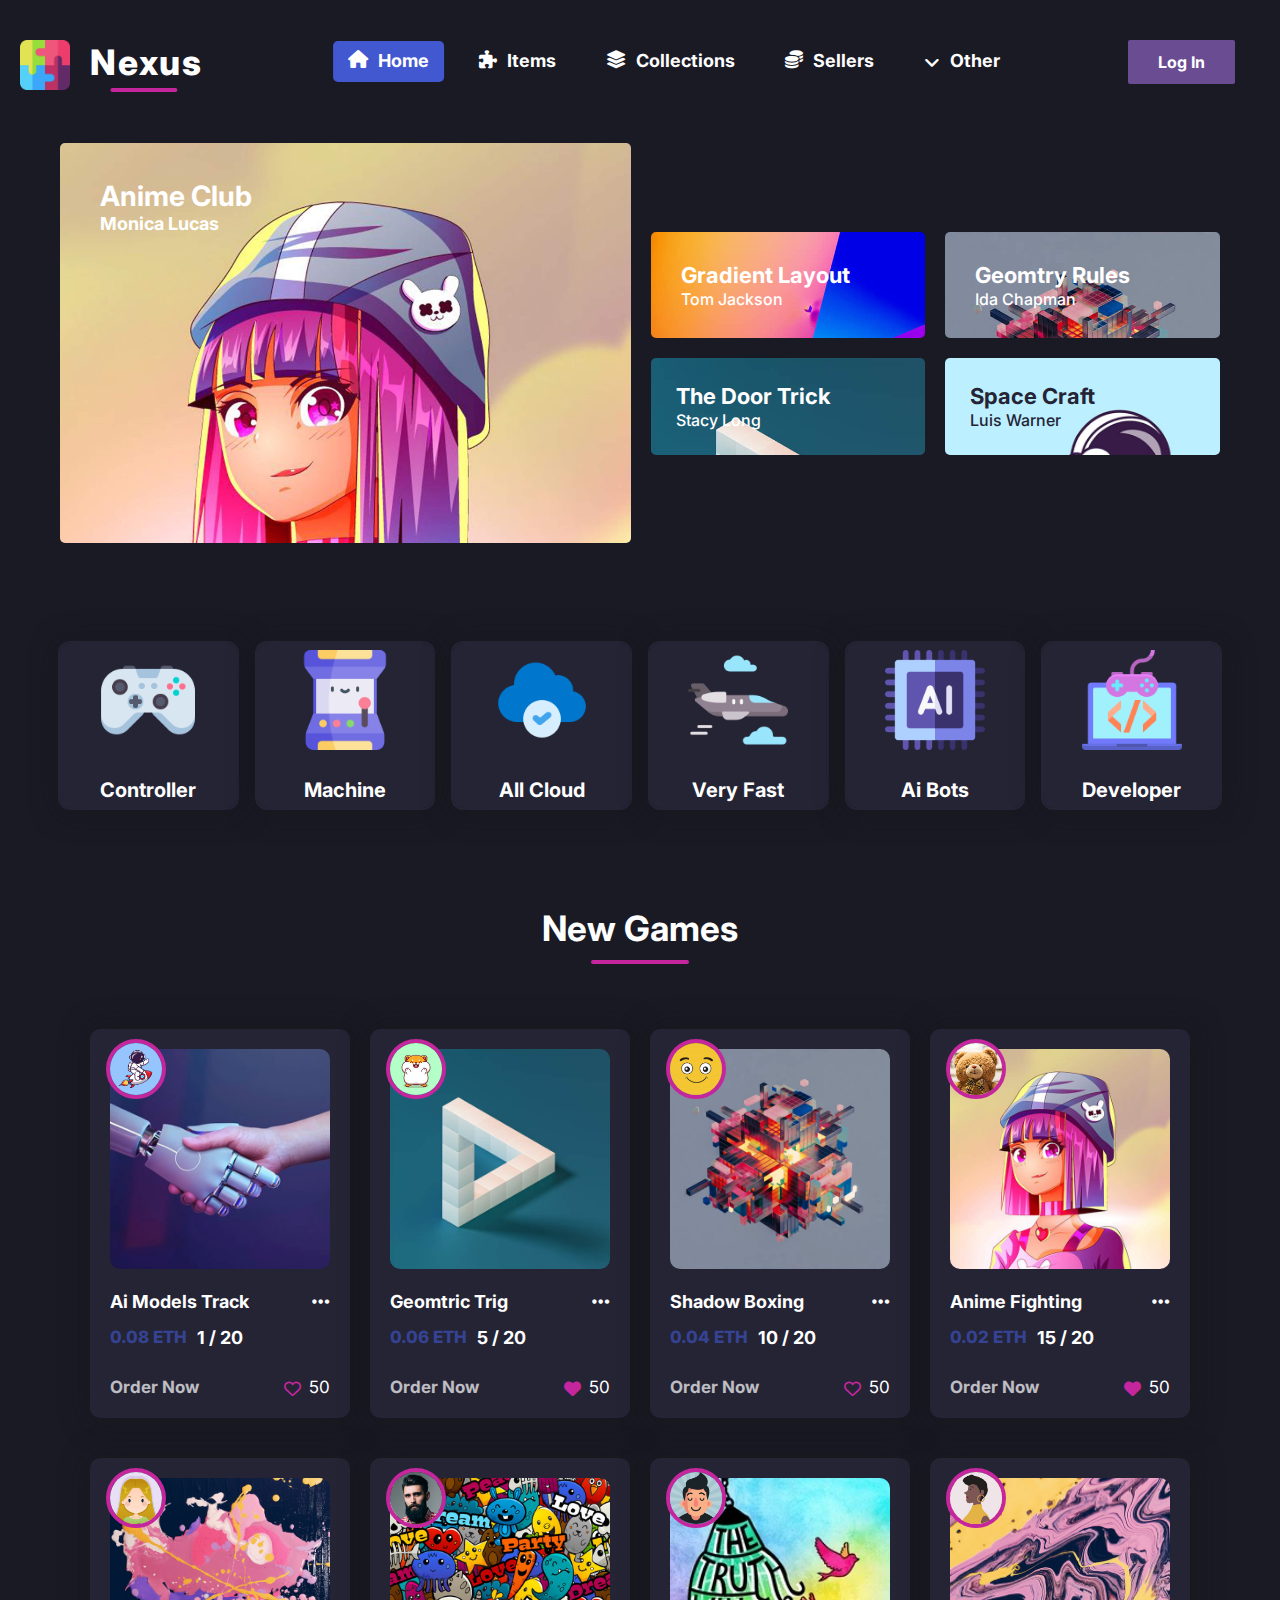
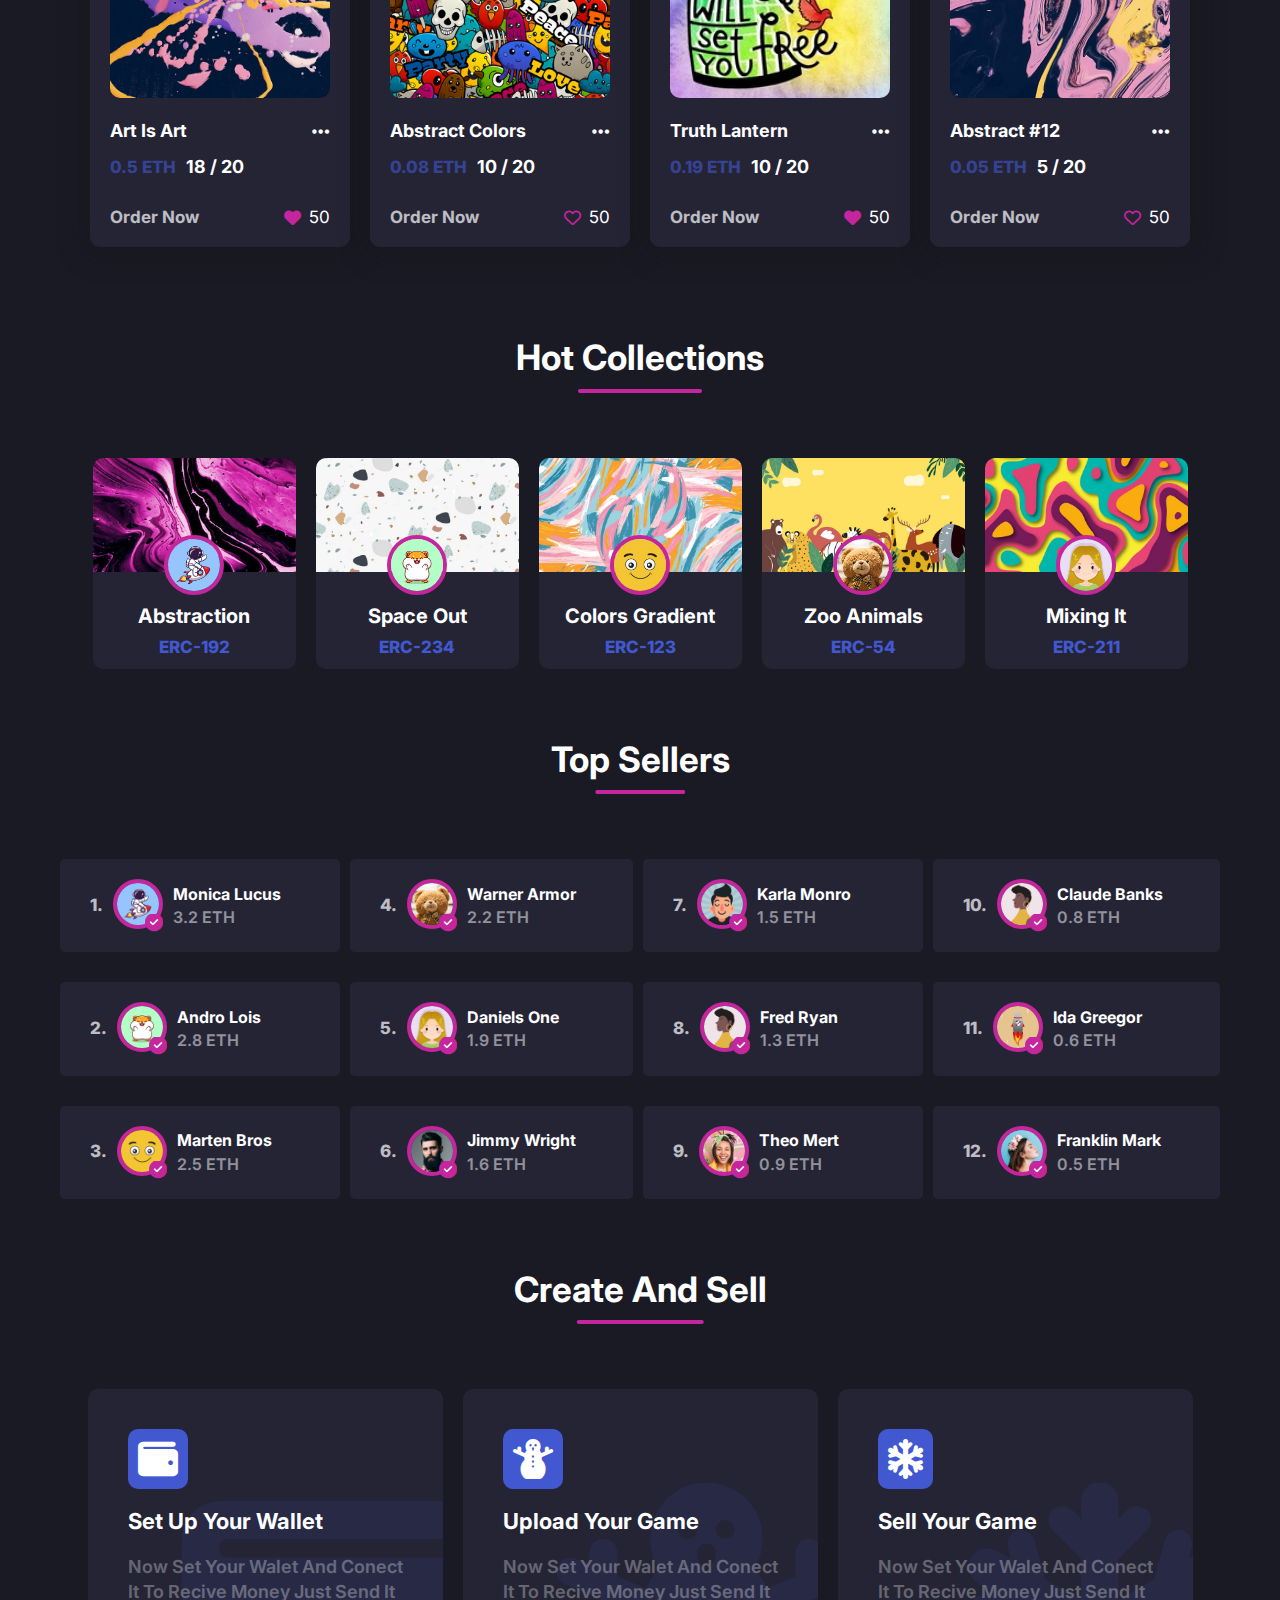
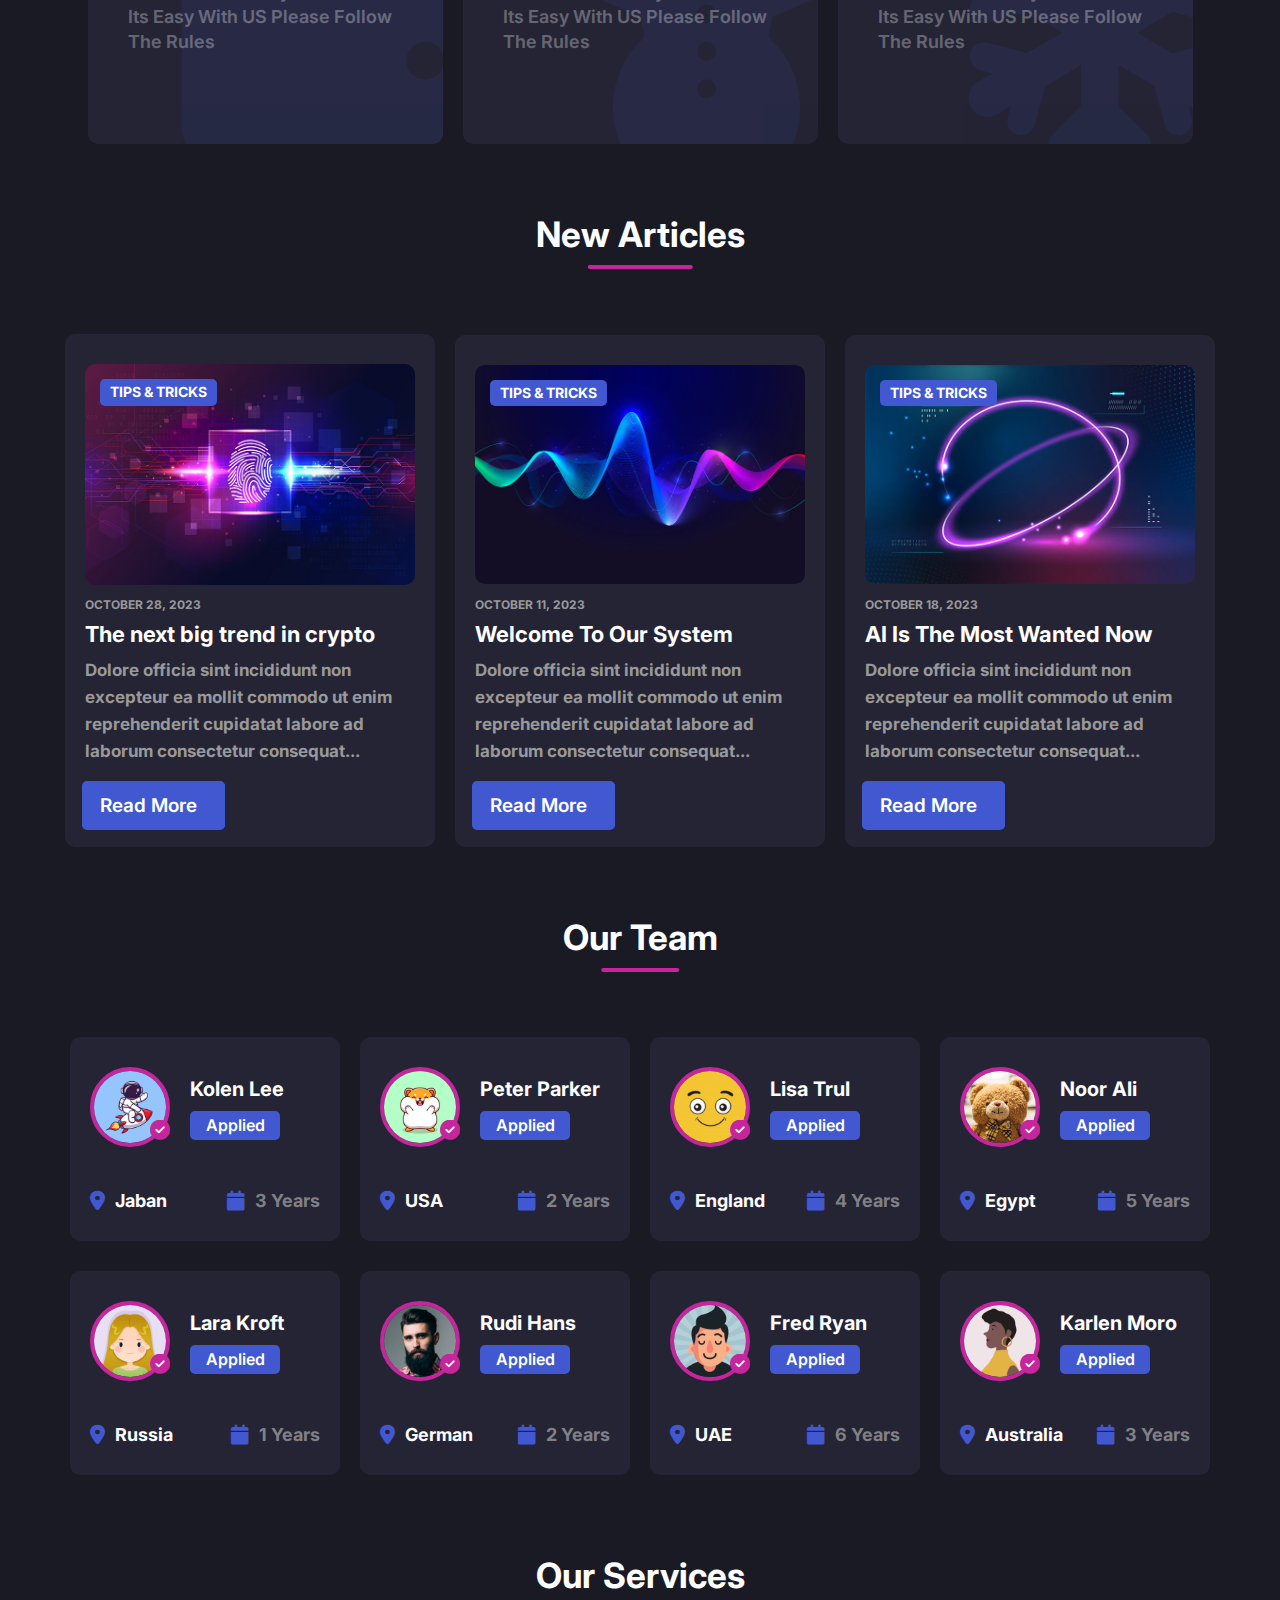
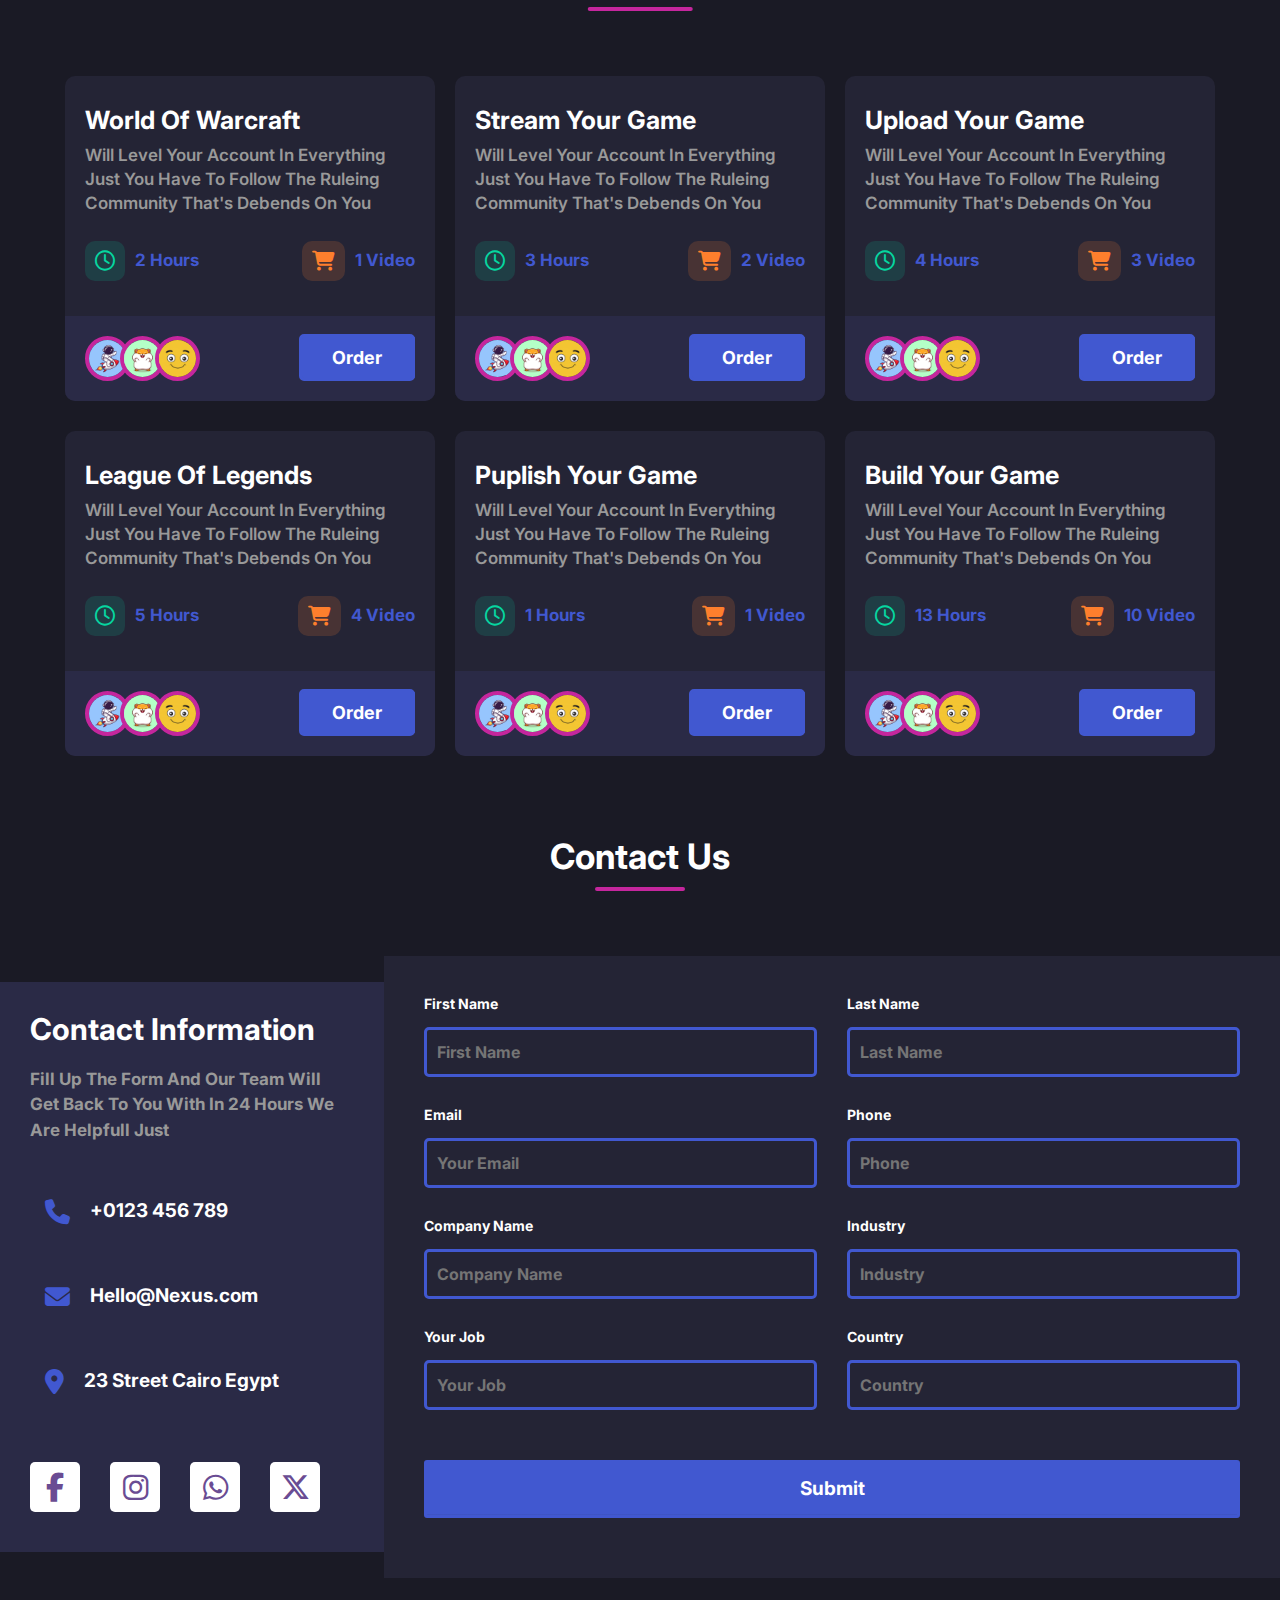
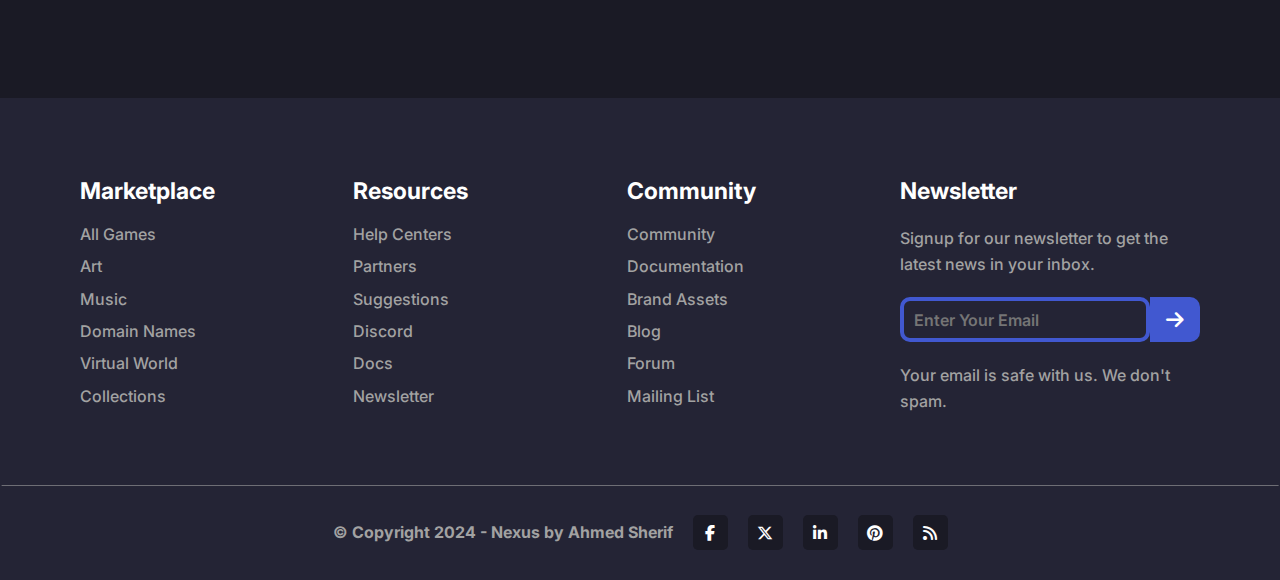
<file: index.html>
<!DOCTYPE html>
<html lang="en">
<head>
  <meta charset="UTF-8">
  <meta name="viewport" content="width=device-width, initial-scale=1.0">
  <title>Nexus</title>
  <!-- link The Main Css File -->
  <link rel="stylesheet" href="style.css">
  <!-- link normalize css file  -->
  <link rel="stylesheet" href="normalize.css">
  <!-- link font-awesome Library  -->
  <link rel="stylesheet" href="https://cdnjs.cloudflare.com/ajax/libs/font-awesome/6.5.1/css/all.min.css" xintegrity="sha512-DTOQO9RWCH3ppGqcWaEA1BIZOC6xxalwEsw9c2QQeAIftl+Vegovlnee1c9QX4TctnWMn13TZye+giMm8e2LwA==" crossorigin="anonymous" referrerpolicy="no-referrer" />
  <!-- link google fonts library  -->
  <link rel="preconnect" href="https://fonts.googleapis.com">
  <link rel="preconnect" href="https://fonts.gstatic.com" crossorigin>
  <link href="https://fonts.googleapis.com/css2?family=Barlow:ital,wght@0,100;0,200;0,300;0,400;0,500;0,600;0,700;0,800;0,900;1,100;1,200;1,300;1,400;1,500;1,600;1,700;1,800;1,900&family=Gabarito:wght@400;500;600;700;800;900&family=Inter:wght@100;200;300;400;500;600;700;800;900&family=Nunito:ital,wght@0,200;0,300;0,400;0,500;0,600;0,700;0,800;0,900;0,1000;1,200;1,300;1,400;1,500;1,600;1,700;1,800;1,900;1,1000&family=Signika:wght@300;400;500;600;700&display=swap" rel="stylesheet">
  <!-- link The Favicon  -->
  <link rel="shortcut icon" href="sources/images/logo.png" type="image/x-icon">

</head>
<body>
<!-- Start Header Section  -->

  <header>
    <nav>
      <div class="logo">
        <div class="image">
          <img src="sources/images/logo.png" alt="">
        </div>
        <h2>Nexus</h2>
      </div>
      <div class="links">
        <ul class="ul">
          <a href="#home"><li class="active"><i class="fa-solid fa-house"></i> Home</li></a>
          <a href="#items"><li><i class="fa-solid fa-puzzle-piece"></i> Items</li></a>
          <a href="#Collections"><li><i class="fa-solid fa-layer-group"></i> Collections</li></a>
          <a href="#Sellers"><li><i class="fa-solid fa-coins"></i> Sellers</li></a>
              <div class="mega">
                <div class="link">
                  <i class="fa-solid fa-angle-down"></i> Other</li>
                </div>
                <div class="mega-menu">
                  <div class="boxes">
                    <div class="box"><a href="#Steps"><i class="fa-solid fa-cart-plus"></i> Create</a></div>
                    <div class="box"><a href="#Articles"><i class="fa-solid fa-newspaper"></i> Articles</a></div>
                    <div class="box"><a href="#Team"><i class="fa-solid fa-people-group"></i> Teams</a></div>
                    <div class="box"><a href="#Services"><i class="fa-solid fa-walkie-talkie"></i> Services</a></div>
                  </div>
                </div>
              </div>
        </ul>
      </div>
      <div class="rightlinks">
        <a href="login.html">Log In</a>
      </div>
      <div class="burger-menu" id="burger-menu">
        <div class="bar"></div>
        <div class="bar"></div>
        <div class="bar"></div>
      </div>
    </nav>
  </header>

<!-- End Header Section  -->

<!-- Start Home Section  -->
  <div class="home" id="home">
    <div class="grid">
      <div class="left">
        <h3>Anime Club</h3>
        <p>Monica Lucas</p>
      </div>
      <div class="right">
        <div class="up">
          <div class="box one">
            <h3>Gradient Layout</h3> 
            <p>Tom Jackson</p>
          </div>
          <div class="box two">
            <h3>Geomtry Rules</h3> 
            <p>Ida Chapman</p>
          </div>
        </div>
        <div class="bottom">
          <div class="box three">
            <h3>The Door Trick</h3> 
            <p>Stacy Long</p>
          </div>
          <div class="box four">
            <h3>Space Craft</h3> 
            <p>Luis Warner</p>
          </div>
        </div>
      </div>
    </div>
    <div class="features">
      <div class="boxes">
        <div class="box">
          <div class="image">
            <img src="sources/images/game-controller.png" alt="Game Controller">
          </div>
          <h4>Controller</h4>
        </div>
        <div class="box">
          <div class="image">
            <img src="sources/images/arcade-machine.png" alt="Arcade Machine">
          </div>
          <h4>Machine</h4>
        </div>
        <div class="box">
          <div class="image">
            <img src="sources/images/cloud.png" alt="Cloud">
          </div>
          <h4>All Cloud</h4>
        </div>
        <div class="box">
          <div class="image">
            <img src="sources/images/fast.png" alt="Fast">
          </div>
          <h4>Very Fast</h4>
        </div>
        <div class="box">
          <div class="image">
            <img src="sources/images/ai.png" alt="AI">
          </div>
          <h4>Ai Bots</h4>
        </div>
        <div class="box">
          <div class="image">
            <img src="sources/images/game-development.png" alt="Game Development">
          </div>
          <h4>Developer</h4>
        </div>
      </div>
    </div>
  </div>
<!-- End Home Section  -->

<!-- Start Items Section  -->
  <div class="items" id="items">
    <div class="content">
      <div class="section_heading">
        <h3>New Games</h3>
      </div>
      <div class="boxes">
        <div class="box">
          <div class="image">
            <img src="sources/images/item1.jpg" alt="AI Models Track">
            <div class="avatar">
              <img src="sources/images/avatar1.jpg" alt="Avatar">
            </div>
          </div>
          <div class="text">
            <div class="header">
              <h4>Ai Models Track</h4>
              <i class="fa-solid fa-ellipsis"></i>
            </div>
            <div class="con">
              <p>0.08 ETH</p>
              <span>1 / 20</span>
            </div>
            <div class="footer">
              <h5>Order Now</h5>
              <div class="heart">
                <i class="fa-regular fa-heart"></i>
                <span>50</span>
              </div>
            </div>
          </div>
        </div>
        <div class="box">
          <div class="image">
            <img src="sources/images/item2.jpg" alt="Geomtric Trig">
            <div class="avatar">
              <img src="sources/images/avatar2.jpg" alt="Avatar">
            </div>
          </div>
          <div class="text">
            <div class="header">
              <h4>Geomtric Trig</h4>
              <i class="fa-solid fa-ellipsis"></i>
            </div>
            <div class="con">
              <p>0.06 ETH</p>
              <span>5 / 20</span>
            </div>
            <div class="footer">
              <h5>Order Now</h5>
              <div class="heart">
                <i class="fa-solid fa-heart"></i>
                <span>50</span>
              </div>
            </div>
          </div>
        </div>
        <div class="box">
          <div class="image">
            <img src="sources/images/item3.jpg" alt="Shadow Boxing">
            <div class="avatar">
              <img src="sources/images/avatar3.jpg" alt="Avatar">
            </div>
          </div>
          <div class="text">
            <div class="header">
              <h4>Shadow Boxing</h4>
              <i class="fa-solid fa-ellipsis"></i>
            </div>
            <div class="con">
              <p>0.04 ETH</p>
              <span>10 / 20</span>
            </div>
            <div class="footer">
              <h5>Order Now</h5>
              <div class="heart">
                <i class="fa-regular fa-heart"></i>
                <span>50</span>
              </div>
            </div>
          </div>
        </div>
        <div class="box">
          <div class="image">
            <img src="sources/images/item4.jpg" alt="Anime Fighting">
            <div class="avatar">
              <img src="sources/images/avatar4.jpg" alt="Avatar">
            </div>
          </div>
          <div class="text">
            <div class="header">
              <h4>Anime Fighting</h4>
              <i class="fa-solid fa-ellipsis"></i>
            </div>
            <div class="con">
              <p>0.02 ETH</p>
              <span>15 / 20</span>
            </div>
            <div class="footer">
              <h5>Order Now</h5>
              <div class="heart">
                <i class="fa-solid fa-heart"></i>
                <span>50</span>
              </div>
            </div>
          </div>
        </div>
        <div class="box">
          <div class="image">
            <img src="sources/images/item5.jpg" alt="Art Is Art">
            <div class="avatar">
              <img src="sources/images/avatar5.jpg" alt="Avatar">
            </div>
          </div>
          <div class="text">
            <div class="header">
              <h4>Art Is Art</h4>
              <i class="fa-solid fa-ellipsis"></i>
            </div>
            <div class="con">
              <p>0.5 ETH</p>
              <span>18 / 20</span>
            </div>
            <div class="footer">
              <h5>Order Now</h5>
              <div class="heart">
                <i class="fa-solid fa-heart"></i>
                <span>50</span>
              </div>
            </div>
          </div>
        </div>
        <div class="box">
          <div class="image">
            <img src="sources/images/item6.jpg" alt="Abstract Colors">
            <div class="avatar">
              <img src="sources/images/avatar6.jpg" alt="Avatar">
            </div>
          </div>
          <div class="text">
            <div class="header">
              <h4>Abstract Colors</h4>
              <i class="fa-solid fa-ellipsis"></i>
            </div>
            <div class="con">
              <p>0.08 ETH</p>
              <span>10 / 20</span>
            </div>
            <div class="footer">
              <h5>Order Now</h5>
              <div class="heart">
                <i class="fa-regular fa-heart"></i>
                <span>50</span>
              </div>
            </div>
          </div>
        </div>
        <div class="box">
          <div class="image">
            <img src="sources/images/item7.webp" alt="Truth Lantern">
            <div class="avatar">
              <img src="sources/images/avatar7.jpg" alt="Avatar">
            </div>
          </div>
          <div class="text">
            <div class="header">
              <h4>Truth Lantern</h4>
              <i class="fa-solid fa-ellipsis"></i>
            </div>
            <div class="con">
              <p>0.19 ETH</p>
              <span>10 / 20</span>
            </div>
            <div class="footer">
              <h5>Order Now</h5>
              <div class="heart">
                <i class="fa-solid fa-heart"></i>
                <span>50</span>
              </div>
            </div>
          </div>
        </div>
        <div class="box">
          <div class="image">
            <img src="sources/images/item8.jpg" alt="Abstract #12">
            <div class="avatar">
              <img src="sources/images/avatar8.jpg" alt="Avatar">
            </div>
          </div>
          <div class="text">
            <div class="header">
              <h4>Abstract #12</h4>
              <i class="fa-solid fa-ellipsis"></i>
            </div>
            <div class="con">
              <p>0.05 ETH</p>
              <span>5 / 20</span>
            </div>
            <div class="footer">
              <h5>Order Now</h5>
              <div class="heart">
                <i class="fa-regular fa-heart"></i>
                <span>50</span>
              </div>
            </div>
          </div>
        </div>
      </div>
    </div>
  </div>
<!-- End Items Section  -->


<!-- Start Collect Section  -->
  <div class="coll" id="Collections">
    <div class="content">
      <div class="section_heading">
        <h3>Hot Collections</h3>
      </div>
      <div class="boxes">
        <div class="box">
          <div class="image">
            <img src="sources/images/coll-1.jpg" alt="Abstraction">
          </div>
          <div class="text">
            <div class="avatar">
              <img src="sources/images/avatar1.jpg" alt="Avatar">
            </div>
            <h4>Abstraction</h4>
            <p>ERC-192</p>
          </div>
        </div>
        <div class="box">
          <div class="image">
            <img src="sources/images/coll-2.jpg" alt="Space Out">
          </div>
          <div class="text">
            <div class="avatar">
              <img src="sources/images/avatar2.jpg" alt="Avatar">
            </div>
            <h4>Space Out</h4>
            <p>ERC-234</p>
          </div>
        </div>
        <div class="box">
          <div class="image">
            <img src="sources/images/coll-3.jpg" alt="Colors Gradient">
          </div>
          <div class="text">
            <div class="avatar">
              <img src="sources/images/avatar3.jpg" alt="Avatar">
            </div>
            <h4>Colors Gradient</h4>
            <p>ERC-123</p>
          </div>
        </div>
        <div class="box">
          <div class="image">
            <img src="sources/images/coll-4.jpg" alt="Zoo Animals">
          </div>
          <div class="text">
            <div class="avatar">
              <img src="sources/images/avatar4.jpg" alt="Avatar">
            </div>
            <h4>Zoo Animals</h4>
            <p>ERC-54</p>
          </div>
        </div>
        <div class="box">
          <div class="image">
            <img src="sources/images/coll-5.jpg" alt="Mixing It">
          </div>
          <div class="text">
            <div class="avatar">
              <img src="sources/images/avatar5.jpg" alt="Avatar">
            </div>
            <h4>Mixing It</h4>
            <p>ERC-211</p>
          </div>
        </div>
      </div>
    </div>
  </div> 
<!-- End Collect Section  -->

<!-- Start Sellers Section  -->
<div class="sellers" id="Sellers">
  <div class="content">
    <div class="section_heading">
      <h3>Top Sellers</h3>
    </div>
    <div class="boxes">
      <div class="group first">
        <div class="box">
          <span>1.</span>
          <div class="image">
            <img src="sources/images/avatar1.jpg" alt="Avatar">
            <div class="right">
              <i class="fa-solid fa-circle-check"></i>
            </div>
          </div>
          <div class="text">
            <h3>Monica Lucus</h3>
            <p>3.2 ETH</p>
          </div>
        </div>
        <div class="box">
          <span>2.</span>
          <div class="image">
            <img src="sources/images/avatar2.jpg" alt="Avatar">
            <div class="right">
              <i class="fa-solid fa-circle-check"></i>
            </div>
          </div>
          <div class="text">
            <h3>Andro Lois</h3>
            <p>2.8 ETH</p>
          </div>
        </div>
        <div class="box">
          <span>3.</span>
          <div class="image">
            <img src="sources/images/avatar3.jpg" alt="Avatar">
            <div class="right">
              <i class="fa-solid fa-circle-check"></i>
            </div>
          </div>
          <div class="text">
            <h3>Marten Bros</h3>
            <p>2.5 ETH</p>
          </div>
        </div>
      </div>
      <div class="group second">
        <div class="box">
          <span>4.</span>
          <div class="image">
            <img src="sources/images/avatar4.jpg" alt="Avatar">
            <div class="right">
              <i class="fa-solid fa-circle-check"></i>
            </div>
          </div>
          <div class="text">
            <h3>Warner Armor</h3>
            <p>2.2 ETH</p>
          </div>
        </div>
        <div class="box">
          <span>5.</span>
          <div class="image">
            <img src="sources/images/avatar5.jpg" alt="Avatar">
            <div class="right">
              <i class="fa-solid fa-circle-check"></i>
            </div>
          </div>
          <div class="text">
            <h3>Daniels One</h3>
            <p>1.9 ETH</p>
          </div>
        </div>
        <div class="box">
          <span>6.</span>
          <div class="image">
            <img src="sources/images/avatar6.jpg" alt="Avatar">
            <div class="right">
              <i class="fa-solid fa-circle-check"></i>
            </div>
          </div>
          <div class="text">
            <h3>Jimmy Wright</h3>
            <p>1.6 ETH</p>
          </div>
        </div>
      </div>
      <div class="group third">
        <div class="box">
          <span>7.</span>
          <div class="image">
            <img src="sources/images/avatar7.jpg" alt="Avatar">
            <div class="right">
              <i class="fa-solid fa-circle-check"></i>
            </div>
          </div>
          <div class="text">
            <h3>Karla Monro</h3>
            <p>1.5 ETH</p>
          </div>
        </div>
        <div class="box">
          <span>8.</span>
          <div class="image">
            <img src="sources/images/avatar8.jpg" alt="Avatar">
            <div class="right">
              <i class="fa-solid fa-circle-check"></i>
            </div>
          </div>
          <div class="text">
            <h3>Fred Ryan</h3>
            <p>1.3 ETH</p>
          </div>
        </div>
        <div class="box">
          <span>9.</span>
          <div class="image">
            <img src="sources/images/avatar9.jpg" alt="Avatar">
            <div class="right">
              <i class="fa-solid fa-circle-check"></i>
            </div>
          </div>
          <div class="text">
            <h3>Theo Mert</h3>
            <p>0.9 ETH</p>
          </div>
        </div>
      </div>
      <div class="group forth">
        <div class="box">
          <span>10.</span>
          <div class="image">
            <img src="sources/images/avatar10.jpg" alt="Avatar">
            <div class="right">
              <i class="fa-solid fa-circle-check"></i>
            </div>
          </div>
          <div class="text">
            <h3>Claude Banks</h3>
            <p>0.8 ETH</p>
          </div>
        </div>
        <div class="box">
          <span>11.</span>
          <div class="image">
            <img src="sources/images/avatar11.jpg" alt="Avatar">
            <div class="right">
              <i class="fa-solid fa-circle-check"></i>
            </div>
          </div>
          <div class="text">
            <h3>Ida Greegor</h3>
            <p>0.6 ETH</p>
          </div>
        </div>
        <div class="box">
          <span>12.</span>
          <div class="image">
            <img src="sources/images/avatar12.jpg" alt="Avatar">
            <div class="right">
              <i class="fa-solid fa-circle-check"></i>
            </div>
          </div>
          <div class="text">
            <h3>Franklin Mark</h3>
            <p>0.5 ETH</p>
          </div>
        </div>
      </div>
    </div>
  </div>
</div>
<!-- End Sellers Section  -->

<!-- Start Steps Section  -->
<div class="steps" id="Steps">
  <div class="content">
    <div class="section_heading">
      <h3>Create And Sell</h3>
    </div>
    <div class="cards">
      <div class="card">
        <div class="icon">
          <i class="fa-solid fa-wallet"></i>
        </div>
        <h3>Set Up Your Wallet</h3>
        <p>Now Set Your Walet And Conect It To Recive Money Just Send It Its Easy With US Please Follow The Rules</p>
        <div class="over_icon">
          <i class="fa-solid fa-wallet"></i>
        </div>
      </div>
      <div class="card">
        <div class="icon">
          <i class="fa-solid fa-snowman"></i>
        </div>
        <h3>Upload Your Game</h3>
        <p>Now Set Your Walet And Conect It To Recive Money Just Send It Its Easy With US Please Follow The Rules</p>
        <div class="over_icon">
          <i class="fa-solid fa-snowman"></i>
        </div>
      </div>
      <div class="card">
        <div class="icon">
          <i class="fa-solid fa-snowflake"></i>
        </div>
        <h3>Sell Your Game</h3>
        <p>Now Set Your Walet And Conect It To Recive Money Just Send It Its Easy With US Please Follow The Rules</p>
        <div class="over_icon">
          <i class="fa-solid fa-snowflake"></i>
        </div>
      </div>
    </div>
  </div>
</div>
<!-- End Steps Section  -->

<!-- Start Articles Section  -->
<div class="articles" id="Articles">
  <div class="section_heading">
    <h3>New Articles</h3>
  </div>
  <div class="boxes">
    <div class="box">
      <div class="image">
        <img src="sources/images/article-1.jpg" alt="Article Image">
        <div class="info">
          <p>TIPS & TRICKS</p>
        </div>
      </div>
      <div class="date">
        <span>OCTOBER 28, 2023</span>
      </div>
      <h3>The next big trend in crypto</h3>
      <div class="p">
        <p>Dolore officia sint incididunt non excepteur ea mollit commodo ut enim reprehenderit cupidatat labore ad laborum consectetur consequat...</p>
      </div>
      <div class="btn">
        <a href="#">Read More</a>
      </div>
    </div>
    <div class="box">
      <div class="image">
        <img src="sources/images/article-2.jpg" alt="Article Image">
        <div class="info">
          <p>TIPS & TRICKS</p>
        </div>
      </div>
      <div class="date">
        <span>OCTOBER 11, 2023</span>
      </div>
      <h3>Welcome To Our System</h3>
      <div class="p">
        <p>Dolore officia sint incididunt non excepteur ea mollit commodo ut enim reprehenderit cupidatat labore ad laborum consectetur consequat...</p>
      </div>
      <div class="btn">
        <a href="#">Read More</a>
      </div>
    </div>
    <div class="box">
      <div class="image">
        <img src="sources/images/article-3.jpg" alt="Article Image">
        <div class="info">
          <p>TIPS & TRICKS</p>
        </div>
      </div>
      <div class="date">
        <span>OCTOBER 18, 2023</span>
      </div>
      <h3>AI Is The Most Wanted Now</h3>
      <div class="p">
        <p>Dolore officia sint incididunt non excepteur ea mollit commodo ut enim reprehenderit cupidatat labore ad laborum consectetur consequat...</p>
      </div>
      <div class="btn">
        <a href="#">Read More</a>
      </div>
    </div>
  </div>
</div>
<!-- End Articles Section  -->

<!-- Start Our Team Section  -->
<div class="team" id="Team">
  <div class="content">
    <div class="section_heading">
      <h3>Our Team</h3>
    </div>
    <div class="cards">
      <div class="card">
        <div class="main">
          <div class="image">
            <img src="sources/images/avatar1.jpg" alt="Avatar">
            <div class="right">
              <i class="fa-solid fa-circle-check"></i>
            </div>
          </div>
          <div class="text">
            <h3>Kolen Lee</h3>
            <p>Applied</p>
          </div>
        </div>
        <div class="footer">
          <div class="location">
            <i class="fa-solid fa-location-dot"></i>
            <h4>Jaban</h4>
          </div>
          <div class="info">
            <div class="years">
              <i class="fa-solid fa-calendar"></i>
              <span>3 Years</span>
            </div>
          </div>
        </div>
      </div>
      <div class="card">
        <div class="main">
          <div class="image">
            <img src="sources/images/avatar2.jpg" alt="Avatar">
            <div class="right">
              <i class="fa-solid fa-circle-check"></i>
            </div>
          </div>
          <div class="text">
            <h3>Peter Parker</h3>
            <p>Applied</p>
          </div>
        </div>
        <div class="footer">
          <div class="location">
            <i class="fa-solid fa-location-dot"></i>
            <h4>USA</h4>
          </div>
          <div class="info">
            <div class="years">
              <i class="fa-solid fa-calendar"></i>
              <span>2 Years</span>
            </div>
          </div>
        </div>
      </div>
      <div class="card">
        <div class="main">
          <div class="image">
            <img src="sources/images/avatar3.jpg" alt="Avatar">
            <div class="right">
              <i class="fa-solid fa-circle-check"></i>
            </div>
          </div>
          <div class="text">
            <h3>Lisa Trul</h3>
            <p>Applied</p>
          </div>
        </div>
        <div class="footer">
          <div class="location">
            <i class="fa-solid fa-location-dot"></i>
            <h4>England</h4>
          </div>
          <div class="info">
            <div class="years">
              <i class="fa-solid fa-calendar"></i>
              <span>4 Years</span>
            </div>
          </div>
        </div>
      </div>
      <div class="card">
        <div class="main">
          <div class="image">
            <img src="sources/images/avatar4.jpg" alt="Avatar">
            <div class="right">
              <i class="fa-solid fa-circle-check"></i>
            </div>
          </div>
          <div class="text">
            <h3>Noor Ali</h3>
            <p>Applied</p>
          </div>
        </div>
        <div class="footer">
          <div class="location">
            <i class="fa-solid fa-location-dot"></i>
            <h4>Egypt</h4>
          </div>
          <div class="info">
            <div class="years">
              <i class="fa-solid fa-calendar"></i>
              <span>5 Years</span>
            </div>
          </div>
        </div>
      </div>
      <div class="card">
        <div class="main">
          <div class="image">
            <img src="sources/images/avatar5.jpg" alt="Avatar">
            <div class="right">
              <i class="fa-solid fa-circle-check"></i>
            </div>
          </div>
          <div class="text">
            <h3>Lara Kroft</h3>
            <p>Applied</p>
          </div>
        </div>
        <div class="footer">
          <div class="location">
            <i class="fa-solid fa-location-dot"></i>
            <h4>Russia</h4>
          </div>
          <div class="info">
            <div class="years">
              <i class="fa-solid fa-calendar"></i>
              <span>1 Years</span>
            </div>
          </div>
        </div>
      </div>
      <div class="card">
        <div class="main">
          <div class="image">
            <img src="sources/images/avatar6.jpg" alt="Avatar">
            <div class="right">
              <i class="fa-solid fa-circle-check"></i>
            </div>
          </div>
          <div class="text">
            <h3>Rudi Hans</h3>
            <p>Applied</p>
          </div>
        </div>
        <div class="footer">
          <div class="location">
            <i class="fa-solid fa-location-dot"></i>
            <h4>German</h4>
          </div>
          <div class="info">
            <div class="years">
              <i class="fa-solid fa-calendar"></i>
              <span>2 Years</span>
            </div>
          </div>
        </div>
      </div>
      <div class="card">
        <div class="main">
          <div class="image">
            <img src="sources/images/avatar7.jpg" alt="Avatar">
            <div class="right">
              <i class="fa-solid fa-circle-check"></i>
            </div>
          </div>
          <div class="text">
            <h3>Fred Ryan</h3>
            <p>Applied</p>
          </div>
        </div>
        <div class="footer">
          <div class="location">
            <i class="fa-solid fa-location-dot"></i>
            <h4>UAE</h4>
          </div>
          <div class="info">
            <div class="years">
              <i class="fa-solid fa-calendar"></i>
              <span>6 Years</span>
            </div>
          </div>
        </div>
      </div>
      <div class="card">
        <div class="main">
          <div class="image">
            <img src="sources/images/avatar8.jpg" alt="Avatar">
            <div class="right">
              <i class="fa-solid fa-circle-check"></i>
            </div>
          </div>
          <div class="text">
            <h3>Karlen Moro</h3>
            <p>Applied</p>
          </div>
        </div>
        <div class="footer">
          <div class="location">
            <i class="fa-solid fa-location-dot"></i>
            <h4>Australia</h4>
          </div>
          <div class="info">
            <div class="years">
              <i class="fa-solid fa-calendar"></i>
              <span>3 Years</span>
            </div>
          </div>
        </div>
      </div>
    </div>
  </div>
</div>
<!-- End Our Team Section  -->

<!-- Start Services Section  -->
<div class="services" id="Services">
  <div class="content">
    <div class="section_heading">
      <h3>Our Services</h3>
    </div>
    <div class="cards">
      <div class="card">
        <h3>World Of Warcraft</h3>
        <p>Will Level Your Account In Everything Just You Have To Follow The 
          Ruleing Community That's Debends On You</p>
          <div class="icons">
            <div class="icon">
              <i class="fa-regular fa-clock"></i>
              <span>2 Hours</span>
            </div>
            <div class="icon">
              <i class="fa-solid fa-cart-shopping"></i>
              <span>1 Video</span>
            </div>
          </div>
          <div class="footer">
            <div class="image">
              <img src="sources/images/avatar1.jpg" alt="Avatar">
              <img src="sources/images/avatar2.jpg" alt="Avatar">
              <img src="sources/images/avatar3.jpg" alt="Avatar">
            </div>
            <div class="link">
              <a href="#">Order</a>
            </div>
          </div>
      </div>
      <div class="card">
        <h3>Stream Your Game</h3>
        <p>Will Level Your Account In Everything Just You Have To Follow The 
          Ruleing Community That's Debends On You</p>
          <div class="icons">
            <div class="icon">
              <i class="fa-regular fa-clock"></i>
              <span>3 Hours</span>
            </div>
            <div class="icon">
              <i class="fa-solid fa-cart-shopping"></i>
              <span>2 Video</span>
            </div>
          </div>
          <div class="footer">
            <div class="image">
              <img src="sources/images/avatar1.jpg" alt="Avatar">
              <img src="sources/images/avatar2.jpg" alt="Avatar">
              <img src="sources/images/avatar3.jpg" alt="Avatar">
            </div>
            <div class="link">
              <a href="#">Order</a>
            </div>
          </div>
      </div>
      <div class="card">
        <h3>Upload Your Game</h3>
        <p>Will Level Your Account In Everything Just You Have To Follow The 
          Ruleing Community That's Debends On You</p>
          <div class="icons">
            <div class="icon">
              <i class="fa-regular fa-clock"></i>
              <span>4 Hours</span>
            </div>
            <div class="icon">
              <i class="fa-solid fa-cart-shopping"></i>
              <span>3 Video</span>
            </div>
          </div>
          <div class="footer">
            <div class="image">
              <img src="sources/images/avatar1.jpg" alt="Avatar">
              <img src="sources/images/avatar2.jpg" alt="Avatar">
              <img src="sources/images/avatar3.jpg" alt="Avatar">
            </div>
            <div class="link">
              <a href="#">Order</a>
            </div>
          </div>
      </div>
      <div class="card">
        <h3>League Of Legends</h3>
        <p>Will Level Your Account In Everything Just You Have To Follow The 
          Ruleing Community That's Debends On You</p>
          <div class="icons">
            <div class="icon">
              <i class="fa-regular fa-clock"></i>
              <span>5 Hours</span>
            </div>
            <div class="icon">
              <i class="fa-solid fa-cart-shopping"></i>
              <span>4 Video</span>
            </div>
          </div>
          <div class="footer">
            <div class="image">
              <img src="sources/images/avatar1.jpg" alt="Avatar">
              <img src="sources/images/avatar2.jpg" alt="Avatar">
              <img src="sources/images/avatar3.jpg" alt="Avatar">
            </div>
            <div class="link">
              <a href="#">Order</a>
            </div>
          </div>
      </div>
      <div class="card">
        <h3>Puplish Your Game</h3>
        <p>Will Level Your Account In Everything Just You Have To Follow The 
          Ruleing Community That's Debends On You</p>
          <div class="icons">
            <div class="icon">
              <i class="fa-regular fa-clock"></i>
              <span>1 Hours</span>
            </div>
            <div class="icon">
              <i class="fa-solid fa-cart-shopping"></i>
              <span>1 Video</span>
            </div>
          </div>
          <div class="footer">
            <div class="image">
              <img src="sources/images/avatar1.jpg" alt="Avatar">
              <img src="sources/images/avatar2.jpg" alt="Avatar">
              <img src="sources/images/avatar3.jpg" alt="Avatar">
            </div>
            <div class="link">
              <a href="#">Order</a>
            </div>
          </div>
      </div>
      <div class="card">
        <h3>Build Your Game</h3>
        <p>Will Level Your Account In Everything Just You Have To Follow The 
          Ruleing Community That's Debends On You</p>
          <div class="icons">
            <div class="icon">
              <i class="fa-regular fa-clock"></i>
              <span>13 Hours</span>
            </div>
            <div class="icon">
              <i class="fa-solid fa-cart-shopping"></i>
              <span>10 Video</span>
            </div>
          </div>
          <div class="footer">
            <div class="image">
              <img src="sources/images/avatar1.jpg" alt="Avatar">
              <img src="sources/images/avatar2.jpg" alt="Avatar">
              <img src="sources/images/avatar3.jpg" alt="Avatar">
            </div>
            <div class="link">
              <a href="#">Order</a>
            </div>
          </div>
      </div>
    </div>
  </div>
</div>
<!-- End Services Section  -->

<!-- Start Contact Us Section  -->
<div class="contact" id="Contact">
  <div class="content">
    <div class="section_heading">
      <h3>Contact Us</h3>
    </div>
    <div class="page">
      <div class="info">
        <div class="main">
          <h3>Contact Information</h3>
          <p>Fill Up The Form And Our Team Will Get Back To You With In 24 Hours We Are Helpfull Just </p>
        </div>
        <div class="boxes">
          <div class="box">
            <i class="fa-solid fa-phone"></i>
            <h2>+0123 456 789</h2>
          </div>
          <div class="box">
            <i class="fa-solid fa-envelope"></i>
            <h2>Hello@Nexus.com</h2>
          </div>
          <div class="box">
            <i class="fa-solid fa-location-dot"></i>
            <h2>23 Street Cairo Egypt</h2>
          </div>
        </div>
        <div class="links">
          <div class="link">
            <i class="fa-brands fa-facebook-f"></i>
          </div>
          <div class="link">
            <i class="fa-brands fa-instagram"></i>
          </div>
          <div class="link">
            <i class="fa-brands fa-whatsapp"></i>
          </div>
          <div class="link">
            <i class="fa-brands fa-x-twitter"></i>
          </div>
        </div>
      </div>
      <div class="form">
        <div class="inputs">
          <div class="input">
          <p>First Name</p>
          <input type="text" placeholder="First Name">
          </div>
          <div class="input">
          <p>Last Name</p>
          <input type="text" placeholder="Last Name">
          </div>
        </div>
        <div class="inputs">
          <div class="input">
          <p>Email</p>
          <input type="email" placeholder="Your Email">
          </div>
          <div class="input">
          <p>Phone</p>
          <input type="number" placeholder="Phone">
          </div>
        </div>
        <div class="inputs">
          <div class="input">
          <p>Company Name</p>
          <input type="text" placeholder="Company Name">
          </div>
          <div class="input">
          <p>Industry</p>
          <input type="text" placeholder="Industry">
          </div>
        </div>
        <div class="inputs">
          <div class="input">
          <p>Your Job</p>
          <input type="text" placeholder="Your Job">
          </div>
          <div class="input">
          <p>Country</p>
          <input type="text" placeholder="Country">
          </div>
        </div>
        <div class="link">
          <a href="#">Submit</a>
        </div>
      </div>
    </div>
  </div>
</div>

<!-- End Contact Us Section  -->

<!-- Start Footer  -->
<footer>
  <div class="footer_content">
    <div class="links">
      <div class="group">
        <h3>Marketplace</h3>
        <div class="links">
          <a href="#">All Games</a>
          <a href="#">Art</a>
          <a href="#">Music</a>
          <a href="#">Domain Names</a>
          <a href="#">Virtual World</a>
          <a href="#">Collections</a>
        </div>
      </div>
      <div class="group">
        <h3>Resources</h3>
        <div class="links">
          <a href="#">Help Centers</a>
          <a href="#">Partners</a>
          <a href="#">Suggestions</a>
          <a href="#">Discord</a>
          <a href="#">Docs</a>
          <a href="#">Newsletter</a>
        </div>
      </div>
      <div class="group">
        <h3>Community</h3>
        <div class="links">
          <a href="#">Community</a>
          <a href="#">Documentation</a>
          <a href="#">Brand Assets</a>
          <a href="#">Blog</a>
          <a href="#">Forum</a>
          <a href="#">Mailing List</a>
        </div>
      </div>
      <div class="email">
        <h3>Newsletter</h3>
        <p>Signup for our newsletter to get the latest news in your inbox.</p>
          <div class="input">
            <input type="email" placeholder="Enter Your Email">
            <div class="icon">
              <i class="fa-solid fa-arrow-right"></i>
          </div>
          </div>
        <span>Your email is safe with us. We don't spam.</span>
      </div>
    </div>
    <div class="info">
      <div class="copy">
        <h4>© Copyright 2024 - Nexus by Ahmed Sherif</h4>
      </div>
      <div class="social">
        <div class="icon">
          <i class="fa-brands fa-facebook-f"></i>
        </div>
        <div class="icon">
          <i class="fa-brands fa-x-twitter"></i>
        </div>
        <div class="icon">
          <i class="fa-brands fa-linkedin-in"></i>
        </div>
        <div class="icon">
          <i class="fa-brands fa-pinterest"></i>
        </div>
        <div class="icon">
          <i class="fa-solid fa-rss"></i>
        </div>
      </div>
    </div>
  </div>
</footer>
<!-- End Footer  -->

<script>
  document.addEventListener('DOMContentLoaded', () => {
    const burgerMenu = document.getElementById('burger-menu');
    const navLinks = document.querySelector('header nav .links');
    const body = document.body;

    burgerMenu.addEventListener('click', () => {
      navLinks.classList.toggle('active');
      burgerMenu.classList.toggle('active');
      body.classList.toggle('no-scroll'); // Prevent scrolling when menu is open
    });

    // Close menu when a link is clicked (for smooth scrolling)
    document.querySelectorAll('header nav .links a').forEach(link => {
      link.addEventListener('click', () => {
        navLinks.classList.remove('active');
        burgerMenu.classList.remove('active');
        body.classList.remove('no-scroll');
      });
    });
  });
</script>

</body>
</html>
</file>
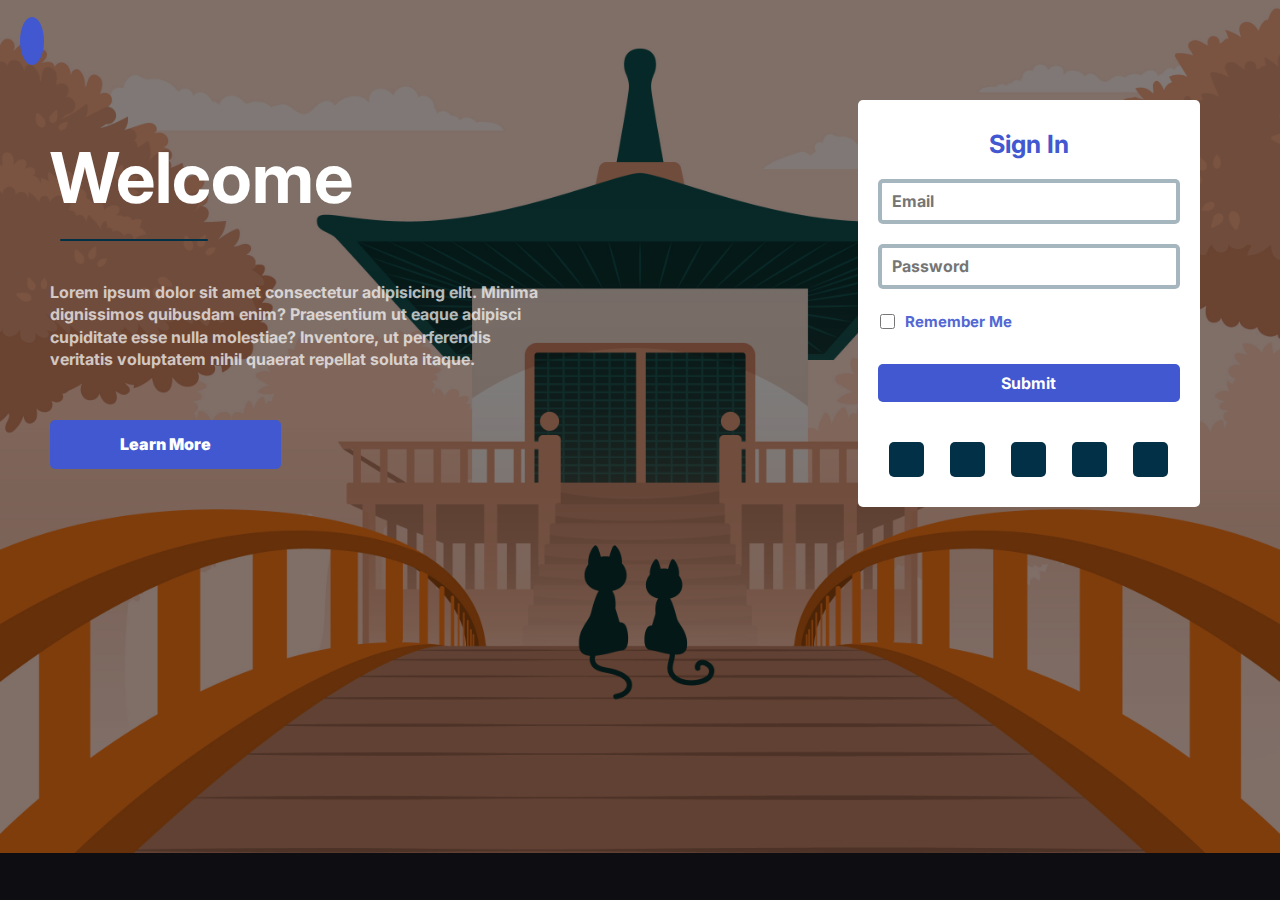
<file: login.html>
<!DOCTYPE html>
<html lang="en">
<head>
  <meta charset="UTF-8">
  <meta name="viewport" content="width=device-width, initial-scale=1.0">
  <title>Nexus</title>
  <!-- link The Main Css File -->
  <link rel="stylesheet" href="style2.css">
  <!-- link normailze css file  -->
  <link rel="stylesheet" href="normalize.css">
  <!-- link font-awesome Library  -->
  <link rel="stylesheet" href="https://cdnjs.cloudflare.com/ajax/libs/font-awesome/6.5.1/css/all.min.css" integrity="sha512-DTOQO9RWCH3ppGqcWaEA1BIZOC6xxalwEsw9c2QQeAIftl+Vegovlnee1c9QX4TctnWMn13TZye+giMm8e2LwA==" crossorigin="anonymous" referrerpolicy="no-referrer" />
  <!-- link google fonts library  -->
  <link rel="preconnect" href="https://fonts.googleapis.com">
  <link rel="preconnect" href="https://fonts.gstatic.com" crossorigin>
  <link href="https://fonts.googleapis.com/css2?family=Barlow:ital,wght@0,100;0,200;0,300;0,400;0,500;0,600;0,700;0,800;0,900;1,100;1,200;1,300;1,400;1,500;1,600;1,700;1,800;1,900&family=Gabarito:wght@400;500;600;700;800;900&family=Inter:wght@100;200;300;400;500;600;700;800;900&family=Nunito:ital,wght@0,200;0,300;0,400;0,500;0,600;0,700;0,800;0,900;0,1000;1,200;1,300;1,400;1,500;1,600;1,700;1,800;1,900;1,1000&family=Signika:wght@300;400;500;600;700&display=swap" rel="stylesheet">
  <!-- link The Favicon  -->
  <link rel="shortcut icon" href="sources/images/logo.png" type="image/x-icon">

</head>
<body>

<div class="page">
  <div class="back">
    <a href="index.html"><i class="fa-solid fa-arrow-left"></i></a>
  </div>
  <div class="content">
    <div class="info">
      <h3>Welcome</h3>
      <span></span>
      <p>Lorem ipsum dolor sit amet consectetur adipisicing elit. Minima dignissimos quibusdam enim? Praesentium ut eaque adipisci cupiditate
        esse nulla molestiae? Inventore, ut perferendis veritatis voluptatem nihil quaerat repellat soluta itaque.
      </p>
      <a href="#">Learn More</a>
    </div>
    <div class="form">
        <h4>Sign In</h4>
        <div class="input">
          <input type="email" placeholder="Email">
        </div>
        <div class="input">
          <input type="password" placeholder="Password">
        </div>
        <div class="input radio">
          <input type="checkbox">
          <span>Remember Me</span>
        </div>
        <a href="#">Submit</a>
        <div class="social">
          <div class="icon">
            <i class="fa-brands fa-facebook-f"></i>
          </div>
          <div class="icon">
            <i class="fa-brands fa-x-twitter"></i>
          </div>
          <div class="icon">
            <i class="fa-brands fa-linkedin-in"></i>
          </div>
          <div class="icon">
            <i class="fa-brands fa-pinterest"></i>
          </div>
          <div class="icon">
            <i class="fa-solid fa-rss"></i>
          </div>
        </div>
    </div>
  </div>
</div>

</body>
</html>
</file>
<file: style.css>
@import url('https://fonts.googleapis.com/css2?family=Barlow:ital,wght@0,100;0,200;0,300;0,400;0,500;0,600;0,700;0,800;0,900;1,100;1,200;1,300;1,400;1,500;1,600;1,700;1,800;1,900&family=Gabarito:wght@400;500;600;700;800;900&family=Inter:wght@100;200;300;400;500;600;700;800;900&family=Nunito:ital,wght@0,200;0,300;0,400;0,500;0,600;0,700;0,800;0,900;0,1000;1,200;1,300;1,400;1,500;1,600;1,700;1,800;1,900;1,1000&family=Signika:wght@300;400;500;600;700&display=swap');

/* Start Main File Settings */
html {
  --scrollbarBG: #ffffff50;
  --scrollbarBG: #a2a2a2;
  /* --scrollbarBG: #1a1a25; */
  --thumbBG: #4158D0;
}
* {
  margin: 0;
  padding: 0;
  box-sizing: border-box;
  scroll-behavior: smooth;
}
body {
  /* font-family: 'Barlow', sans-serif; */
  /* font-family: 'Gabarito', sans-serif; */
  font-family: 'Inter', sans-serif;
  /* font-family: 'Nunito', sans-serif; */
  /* font-family: 'Signika', sans-serif; */
  background-color: #1a1a25;
  scrollbar-width: thin;
  scrollbar-color: var(--thumbBG) var(--scrollbarBG);
}
body.no-scroll {
  overflow: hidden; /* Prevent scrolling when menu is open */
}
body::-webkit-scrollbar {
  width: 20px;
}
body::-webkit-scrollbar-track {
  background: var(--scrollbarBG);
}
body::-webkit-scrollbar-thumb {
  background-color: var(--thumbBG) ;
  border-radius: 7px;
  border: 5px solid var(--scrollbarBG);
}
ul {
  list-style: none;
}
a {
  text-decoration: none;
}
.section_heading {
  width: 100%;
  margin: 80px 0px;
  margin-top: 30px;
  display: flex;
  align-items: center;
  justify-content: center;
}
.section_heading h3 {
  font-size: 35px;
  color: #ffffff;
  position: relative;
}
.section_heading h3::after{
  content: "";
  position: absolute;
  bottom: -15px;
  left: 50%;
  transform: translateX(-50%);
  width: 50%;
  height: 4px;
  background-color: #c5269d;
  border-radius: 10px;
}
header {
  width: 100%;
  padding: 20px;
}
header nav {
  width: 100%;
  display: flex;
  align-items: center;
  justify-content: space-between;
  padding: 10px 0px;
  position: relative;
}
header nav .logo {
  display: flex;
  align-items: center;
  justify-content: space-between;
  gap: 20px;
}
header nav .logo img {
  margin-top: 10px;
  width: 50px;
}
header nav .logo h2 {
  font-size: 35px;
  color: #ffffff;
  font-weight: 800;
  letter-spacing: 1.8px;
  position: relative;
}
header nav .logo h2::after {
  content: "";
  position: absolute;
  left: 50%;
  transform: translateX(-54%);
  bottom: -10px;
  width: 60%;
  height: 4px;
  background-color: #c5269d;
  border-radius: 10px;
}
header nav .links {
  position: absolute;
  left: 50%;
  transform: translateX(-45%);
  z-index: 100; /* Ensure links are above other content */
}

/* Burger Menu Styles */
.burger-menu {
  display: none; /* Hidden by default, shown on smaller screens */
  flex-direction: column;
  justify-content: space-around;
  width: 30px;
  height: 25px;
  cursor: pointer;
  z-index: 101; /* Ensure burger icon is above links */
}

.burger-menu .bar {
  width: 100%;
  height: 3px;
  background-color: #ffffff;
  border-radius: 5px;
  transition: all 0.3s ease-in-out;
}

/* Animation for burger menu */
.burger-menu.active .bar:nth-child(1) {
  transform: translateY(11px) rotate(45deg);
}

.burger-menu.active .bar:nth-child(2) {
  opacity: 0;
}

.burger-menu.active .bar:nth-child(3) {
  transform: translateY(-11px) rotate(-45deg);
}

@media (max-width: 768px) {
  header nav .links {
    position: fixed;
    top: 0;
    left: 0;
    width: 100%;
    height: 100%;
    background-color: #1a1a25d9; /* Semi-transparent background */
    backdrop-filter: blur(10px);
    -webkit-backdrop-filter: blur(10px);
    flex-direction: column;
    justify-content: center;
    align-items: center;
    transform: translateX(-100%); /* Hide off-screen initially */
    transition: transform 0.5s ease-in-out;
    z-index: 99; /* Below burger menu but above content */
  }

  header nav .links.active {
    transform: translateX(0); /* Slide in */
  }

  header nav .links .ul {
    flex-direction: column;
    gap: 30px;
  }

  header nav .links .ul .mega .mega-menu {
    position: static; /* Adjust for mobile */
    transform: none;
    visibility: visible;
    background: none;
    box-shadow: none;
    backdrop-filter: none;
    -webkit-backdrop-filter: none;
    padding: 0;
    margin-top: 10px;
  }

  header nav .links .ul .mega .mega-menu .box {
    width: auto;
    padding: 10px 0;
  }

  header nav .links .ul .mega .mega-menu .box a {
    padding: 10px 0;
  }

  header nav .rightlinks {
    display: none; /* Hide login button on mobile when menu is open */
  }

  .burger-menu {
    display: flex; /* Show burger menu on smaller screens */
  }
}


header nav .links .ul {
  display: flex;
  align-items: center;
  justify-content: center;
  gap: 20px;
  height: 100%;
  width: 100%;
}
header nav .links .ul li {
  font-size: 18px;
  color: #ffffff;
  font-weight: 700;
  display: flex;
  align-content: center;
  justify-content: center;
  gap: 10px;
  padding: 10px 15px;
  border-radius: 5px;
  transition: 1s;
}
header nav .links .ul li:hover ,
header .active,
header .mega .link:hover {
  background-color: #4158D0;
  color: #ffffff;
}
header nav .links .ul .mega {
  position: relative;
  display: flex;
  align-items: center;
  justify-content: center;
  flex-direction: column;
  transition: 1;

}
header nav .links .ul .mega .link {
  display: flex;
  align-items: center;
  justify-content: center;
  gap: 10px;
  font-size: 18px;
  color: #ffffff;
  font-weight: 700;
  display: flex;
  align-content: center;
  justify-content: center;
  gap: 10px;
  padding: 10px 15px;
  border-radius: 5px;
  cursor: pointer;
}
header nav .links .ul .mega:hover .mega-menu {
  transform: translateX(-45%) translateY(0);
  visibility: visible;
  z-index: 444;
}
header nav .links .ul .mega .mega-menu {
  position: absolute;
  top: 130%;
  left: 50%;
  transform: translateX(-45%) translateY(10px);
  background-color: #242435;
  padding: 20px 10px;
  visibility: hidden;
  border-radius: 5px;
  transition: 0.5s;
  background: #242435d9;
  box-shadow: 0 4px 30px #0000001a;
  backdrop-filter: blur(5px);
  -webkit-backdrop-filter: blur(5px);
  z-index: 444;
}
header nav .links .ul .mega .mega-menu .boxes {
  display: flex;
  align-items: flex-start;
  justify-content: flex-start;
  flex-direction: column;
  width: 100%;
  gap: 10px;
}
header nav .links .ul .mega .mega-menu .box {
  width: 210px;
  display: flex;
  align-items: flex-start;
  justify-content: space-between;
  gap: 15px;
  padding: 10px 30px;
  border-radius: 5px;
}
header nav .links .ul .mega .mega-menu .box a {
  display: flex;
  align-items: flex-start;
  justify-content: flex-start;
  gap: 15px;
  font-size: 18px;
  color: #ffffff;
  font-weight: 700;
  padding: 10px 30px;
  padding-bottom: 10px;
  width: 100%;
}
header nav .links .ul .mega .mega-menu .box:hover {
  background-color: #4158D0;
}
header nav .links .ul .link i {
  padding-top: 3px;
}
header nav .rightlinks {
  padding-right: 25px;
}
header nav .rightlinks a {
  padding: 12px 30px;
  background-color: #6a4c93;
  color: #ffffff;
  border-radius: 2px;
  font-weight: 700;
  transition: 1s;
}
header nav .rightlinks a:hover {
  background-color: #372549;
}
/* Start Home Page  */
.home {
  padding: 20px 60px;
  width: 100%;
}
.home .grid {
  display: flex;
  align-items: center;
  justify-content: center;
  gap: 20px;
  width: 100%;
}
.home .grid .left {
  width: 50%;
  min-height: 400px; /* Adjusted for responsiveness */
  display: flex;
  align-items: flex-start;
  justify-content: flex-start;
  padding: 40px;
  flex-direction: column;
  border-radius: 5px;
  background-color: #242435;
  background-image: url(sources/images/city.jpg);
  background-size: cover;
  transform-origin: 50% 65%;
  transition: transform 5s, filter 3s ease-in-out;
}
@media (max-width: 768px) {
  .home .grid {
    flex-direction: column;
    flex-wrap: wrap; /* Stack left and right sections on smaller screens */
  }
  .home .grid .left {
    width: 100%;
    min-height: 300px;
  }
}
.home .grid .left h3 {
  font-size: 28px;
  color: #ffffff;
  letter-spacing: normal;
  line-height: 26px;
  margin-bottom: 5px;
}
.home .grid .left p {
  font-size: 18px;
  color: #ffffff;
  font-weight: 700;
}
.home .grid .right {
  width: 50%;
  display: flex;
  align-items: center;
  justify-content: center;
  flex-direction: column;
  gap: 20px;
  min-height: 300px;
}
@media (max-width: 768px) {
  .home .grid .right {
    width: 100%; /* Full width on smaller screens */
  }
}
.home .grid .right h3 {
  font-size: 22px;
  color: #ffffff;
  letter-spacing: normal;
  line-height: 26px;
  margin-bottom: 2px;
}
.home .grid .right p {
  font-size: 16px;
  color: #ffffff;
  font-weight: 500;
}
.home .grid .right .up {
  display: flex;
  align-items: center;
  justify-content: space-between;
  width: 100%;
  gap: 20px;
  height: 50%;

}
.home .grid .right .up .box {
  width: 50%;
  background-color: #242435;
  height: 100%;
  display: flex;
  align-items: flex-start;
  justify-content: flex-start;
  padding: 30px;
  flex-direction: column;
  border-radius: 5px;
  transform-origin: 50% 65%;
  transition: transform 5s, filter 3s ease-in-out;
}
@media (max-width: 480px) {
  .home .grid .right .up {
    flex-wrap: wrap;
  }
  .home .grid .right .up .box {
    width: 100%; /* Full width on extra small screens */
  }
}
.home .grid .right .up .one {
  background-image: url(sources/images/dream.jpg);
  background-size: cover;
}
.home .grid .right .up .two {
  background-image: url(sources/images/gradient.jpg);
  background-size: cover;
}
.home .grid .right .up :nth-child(1) p ,
.home .grid .right .up :nth-child(1) h3 {
  color: #ffffff;
}
.home .grid .right .up :nth-child(2) p ,
.home .grid .right .up :nth-child(2) h3 {
  color: #ffffff;
}
.home .grid .right .bottom {
  display: flex;
  align-items: center;
  justify-content: space-between;
  width: 100%;
  gap: 20px;
  height: 50%;
}
.home .grid .right .bottom .box {
  width: 50%;
  background-color: #242435;
  height: 100%;
  display: flex;
  align-items: flex-start;
  justify-content: flex-start;
  padding: 25px;
  flex-direction: column;
  border-radius: 5px;
  background-color: #242435;
  background-size: cover;
  transform-origin: 50% 65%;
  transition: transform 5s, filter 3s ease-in-out;
}
@media (max-width: 480px) {
  .home .grid .right .bottom .box {
    width: 100%; /* Full width on extra small screens */
  }
    .home .grid .right .bottom {
    flex-wrap: wrap;
  }
}
.home .grid .right .bottom .three {
  background-image: url(sources/images/rocket.jpg);
  background-size: cover;
}
.home .grid .right .bottom .four {
  background-image: url(sources/images/dogs.jpg);
  background-size: cover;
}
.home .grid .right .bottom :nth-child(1) p ,
.home .grid .right .bottom :nth-child(1) h3 {
  color: #ffffff;
}
.home .grid .right .bottom :nth-child(2) p ,
.home .grid .right .bottom :nth-child(2) h3 {
  color: #242435;
}
.home .features {
  padding: 30px 0px;
  width: 100%;
  margin-top:70px;
}
.home .features .boxes {
  width: 100%;
  display: flex;
  align-items: center;
  justify-content: space-between;
  gap: 20px;
  flex-wrap: wrap; /* Allow wrapping on smaller screens */
}
.home .features .boxes .box {
  padding: 30px;
  height: 165px; /* Fixed height for consistency */
  flex: 1 1 auto; /* Allow boxes to grow and shrink */
  min-width: 150px; /* Minimum width before wrapping */
  border-radius: 10px;
  display: flex;
  align-items: center;
  justify-content: center;
  flex-direction: column;
  gap: 25px;
  background-color: #242435;
  outline: 2px solid;
  outline-color: #242435;
  outline-offset: 0px;
  transition: all 2550ms cubic-bezier(0.19, 1, 0.22, 1);
  cursor: pointer;
  box-shadow: rgb(20, 20, 20,0.5) 2px 2px 30px 0;
}
.home .features .boxes .box:hover {
  outline-color: #ffffff00;
  outline-offset: 15px;
  background-color: #c5269d;

}
.home .features .boxes .box img {
  width: 100px;
  max-width: 100%; /* Ensure images scale down */
  height: auto;
}
.home .features .boxes .box h4 {
  font-size: 20px;
  color: #ffffff;
  font-weight: 700;
}
/* End Home Page  */

/* Start Items Section  */
.items {
  padding: 20px 60px;
  width: 100%;
}
.items .content .boxes {
  display: flex;
  align-items: center;
  justify-content: center; /* Center items when they wrap */
  flex-wrap: wrap;
  gap: 20px;
}
.items .content .boxes .box {
  padding: 20px;
  background-color: #242435;
  border-radius: 10px;
  box-shadow: rgb(20, 20, 20,0.5) 2px 2px 30px 0;
  margin-bottom: 20px;
  width: 260px; /* Fixed width for item cards */
}
.items .content .boxes .box .image {
  position: relative;
  margin-bottom: 20px;
}
.items .content .boxes .box img {
  width: 100%; /* Make image fill its container */
  height: auto;
  border-radius: 10px;
  transform-origin: 50% 65%;
  cursor: pointer;
  transition: transform 1s, filter 3s ease-in-out;
}
.items .content .boxes .box img:hover {
  transform: scale(1.02);
}
.items .content .boxes .box .avatar {
  position: absolute;
  top: -10px;
  left: -4px;
  cursor: pointer;
}
.items .content .boxes .box .avatar img {
  width: 60px;
  border-radius: 50%;
  border: 4px solid #c5269d;
}
.items .content .boxes .box .text {
  width: 100%;
}
.items .content .boxes .box .header {
  width: 100%;
  display: flex;
  align-items: center;
  justify-content: space-between;
  margin-bottom: 15px;
}
.items .content .boxes .box .header h4 {
  font-size: 18px;
  color: #ffffff;
}
.items .content .boxes .box .header i {
  font-size: 20px;
  color: #ffffff;
  cursor: pointer;
}
.items .content .boxes .box .con {
  width: 100%;
  display: flex;
  align-items: center;
  justify-content: flex-start;
  gap: 10px;
  margin-bottom: 30px;
}
.items .content .boxes .box .con p {
  font-size: 17px;
  color: #4158D0;
  font-weight: 800;
  opacity: 0.6;
}
.items .content .boxes .box .con span {
  font-size: 18px;
  color: #ffffff;
  font-weight: 700;
}
.items .content .boxes .box .footer {
  width: 100%;
  display: flex;
  align-items: center;
  justify-content: space-between;
}
.items .content .boxes .box .footer h5 {
  font-size: 17px;
  color: #ffffff;
  opacity: 0.7;
  cursor: pointer;
}
.items .content .boxes .box .footer .heart {
  display: flex;
  align-items: center;
  justify-content: center;
  gap: 8px;
}
.items .content .boxes .box .footer .heart i {
  color: #c5269d;
  font-size: 17px;
  cursor: pointer;
}
.items .content .boxes .box .footer .heart span {
  font-size: 17px;
  color: #ffffff;
}
/* End Items Section  */

/* Start Collection Section  */
.coll {
  padding: 20px 60px;
  width: 100%;
}
.coll .boxes {
  display: flex;
  align-items: center;
  justify-content: center; /* Center items when they wrap */
  flex-wrap: wrap;
  gap: 20px;
}
.coll .boxes .box {
  display: flex;
  align-items: center;
  justify-content: space-between;
  flex-direction: column;
  width: 203px;
  height: 211px;
  background-color: #242435;
  border-radius: 10px;

}
.coll .boxes .box .image {
  width: 100%; /* Make image fill its container */
}
.coll .boxes .box .image img {
  width: 100%;
  height: auto;
  border-top-right-radius: 10px;
  border-top-left-radius: 10px;
}
.coll .boxes .box .text {
  width: 100%;
  display: flex;
  align-items: center;
  justify-content: center;
  flex-direction: column;
  padding-bottom: 20px;
}
.coll .boxes .box .text .avatar {
  position: relative;
  margin-bottom: 30px;
}
.coll .boxes .box .text .avatar img {
  width: 60px;
  border-radius: 50%;
  border: 4px solid #c5269d;
  position: absolute;
  bottom: -20px;
  left: 50%;
  transform: translateX(-50%);
  cursor: pointer;
}
.coll .boxes .box .text h4 {
  margin-bottom: 20px;
  font-size: 20px;
  color: #ffffff;
}
.coll .boxes .box .text p {
  margin-top: -10px;
  font-size: 17px;
  font-weight: 800;
  color: #4158D0;
}
/* End Collection Section  */

/* Start Sellers Section  */
.sellers {
  padding: 20px 60px;
  width: 100%;
}
.sellers .boxes {
  display: flex;
  align-items: flex-start; /* Align items to the start of the cross axis */
  justify-content: center; /* Center groups when they wrap */
  flex-wrap: wrap;
  gap: 10px;
}
.sellers .boxes .group {
  display: flex;
  align-items: center;
  justify-content: center;
  flex-direction: column;
  gap: 30px;
  flex: 1 1 auto; /* Allow groups to grow and shrink */
  min-width: 280px; /* Minimum width for each group */
}
.sellers .boxes .box {
  display: flex;
  align-items: center;
  justify-content: flex-start;
  gap: 10px;
  background-color: #242435;
  padding: 20px 30px;
  border-radius: 5px;
  width: 100%; /* Make box fill its group width */
  max-width: 300px; /* Max width for individual seller boxes */
}
.sellers .boxes .box span {
  font-size: 17px;
  color: #ffffff;
  font-weight: 800;
  opacity: 0.7;
}
.sellers .boxes .box .image {
  width: 50px;
  position: relative;
}
.sellers .boxes .box .image .right {
  position: absolute;
  bottom: 0px;
  right: 0;
  overflow: hidden;
}
.sellers .boxes .box .image .right i {
  position: relative;
  color: #c5269d;
  font-size: 18px;
  z-index: 12;
}
.sellers .boxes .box .image .right i::after {
  content: "";
  position: absolute;
  top: 50%;
  left: 50%;
  transform: translate(-50%, -50%);
  width: 70%;
  height: 90%;
  background-color: #ffffff;
  z-index: -1;
  border-radius: 50%;
}
.sellers .boxes .box .image img {
  width: 100%;
  border-radius: 50%;
  transition:  0.5s ease;
  border: 4px solid #c5269d;
  cursor: pointer;
}
.sellers .boxes .box .image img:hover {
  border: 2px solid #c5269d;
}
.sellers .boxes .box .text h3 {
  font-size: 16px;
  color: #ffffff;
  margin-bottom: 5px;
}
.sellers .boxes .box .text p {
  font-size: 16px;
  font-weight: 600;
  color: #ffffff;
  opacity: 0.5;
}
/* End Sellers Section  */

/* start steps Section  */
.steps {
  padding: 20px 60px;
  width: 100%;
}
.steps .cards {
  display: flex;
  align-items: center;
  justify-content: center; /* Center cards when they wrap */
  flex-wrap: wrap;
  gap: 20px;
}
.steps .cards .card {
  padding: 40px;
  background-color: #242435;
  width: 100%; /* Make card fill its container */
  max-width: 355px; /* Max width for individual cards */
  height: 355px;
  border-radius: 10px;
  display: flex;
  align-items: flex-start;
  justify-content: flex-start;
  flex-direction: column;
  gap: 10px;
  position: relative;
  z-index: 11;
  overflow: hidden;
}
.steps .cards .card .icon {
  margin-bottom: 10px;
}
.steps .cards .card .icon i {
  font-size: 40px;
  color: #ffffff;
  background-color: #4158D0;
  padding: 10px;
  border-radius: 10px;
}
.steps .cards .card h3 {
  font-size: 22px;
  color: #ffffff;
  margin-bottom: 10px;
}
.steps .cards .card p {
  font-size: 18px;
  color: #ffffff;
  opacity: 0.3;
  font-weight: 600;
  line-height: 25px;
  transition: 1s;
}
.steps .cards .card .over_icon {
  position: absolute;
  bottom: -64px;
  right: -39px;
  font-size: 300px;
  color: #4158D0;
  z-index: -1;
  opacity: 0.1;
  transition: 2s;
}
.steps .cards .card:hover .over_icon {
  transform: rotateZ(360deg);
}
.steps .cards .card:hover p {
  opacity: 0.8;
}
/* End steps Section  */

/* Start Articles Section */
.articles {
  padding: 20px 50px;
  width: 100%;
}
.articles .boxes {
  display: flex;
  align-items: center;
  justify-content: center; /* Center boxes when they wrap */
  flex-wrap: wrap;
  gap: 20px;
}
.articles .boxes .box {
  display: flex;
  align-items: flex-start;
  justify-content: center;
  flex-direction: column;
  gap: 10px;
  background-color: #242435;
  padding: 30px 20px;
  border-radius: 10px;
  width: 100%; /* Make box fill its container */
  max-width: 370px; /* Max width for individual article boxes */
}
.articles .boxes .box .image {
  position: relative;
}
.articles .boxes .box .image img {
  width: 100%;
  height: auto;
  border-radius: 10px;
}
.articles .boxes .box .image .info {
  position: absolute;
  top: 15px;
  left: 15px;
  background-color: #4158D0;
  font-size: 14px;
  font-weight: 700;
  color: #ffffff;
  padding: 5px 10px;
  border-radius: 5px;
}
.articles .boxes .box .date {
  font-size: 12px;
  color: #999999;
  font-weight: 700;
}
.articles .boxes .box h3 {
  font-size: 22px;
  color: #ffffff;
}
.articles .boxes .box .p {
  font-size: 17px;
  color: #999999;
  font-weight: 700;
  width: 100%; /* Make paragraph fill its container */
  line-height: 27px;
  margin-bottom: 20px;
}
.articles .boxes .box a {
  font-size: 19px;
  font-weight: 600;
  color: #ffffff;
  padding: 10px 25px;
  padding-left: 15px;
  border-radius: 5px;
  margin-left: -3px;
  position: relative;
  border: 3px solid #4158D0;
  background-image: -webkit-linear-gradient(30deg, #4158D0 50%, transparent 50%);
  background-image: linear-gradient(30deg, #4158D0 50%, transparent 50%);
  background-size: 500px;
  background-repeat: no-repeat;
  background-position: 0%;
  -webkit-transition: background 500ms ease-in-out;
  transition: background 500ms ease-in-out;
}
.articles .boxes .box a:hover {
  background-position: 100%;
  color: #ffffff;
}
/* Start Articles Section */

/* Start Our Team Sections */
.team {
  padding: 20px 50px;
  width: 100%;
}
.team .cards {
  display: flex;
  align-items: center;
  justify-content: center; /* Center cards when they wrap */
  flex-wrap: wrap;
  gap: 20px;
}
.team .cards .card {
  display: flex;
  align-items: flex-start;
  justify-content: center;
  flex-direction: column;
  gap: 10px;
  background-color: #242435;
  padding: 30px 20px;
  border-radius: 10px;
  width: 100%; /* Make card fill its container */
  max-width: 270px; /* Max width for individual team cards */
  margin-bottom: 10px;
}
.team .cards .card .main {
  display: flex;
  align-items: center;
  justify-content: center;
  gap: 20px;
  margin-bottom: 30px;
}
.team .cards .card .main .image {
  width: 80px;
  position: relative;
}
.team .cards .card .main .image .right {
  position: absolute;
  bottom: 10px;
  right: 0px;
  overflow: hidden;
}
.team .cards .card .main .image img {
  width: 100%;
  border-radius: 50%;
  border: 4px solid #c5269d;
  cursor: pointer;
  transition:  0.3s;
}
.team .cards .card .main .image img:hover {
  border: 6px solid #c5269d;
}
.team .cards .card .main .image .right i {
  position: relative;
  color: #c5269d;
  font-size: 20px;
  z-index: 12;
}
.team .cards .card .main .image .right i::after {
  content: "";
  position: absolute;
  top: 50%;
  left: 50%;
  transform: translate(-50%, -50%);
  width: 70%;
  height: 90%;
  background-color: #ffffff;
  z-index: -1;
  border-radius: 50%;
}
.team .cards .card .main .text h3 {
  font-size: 20px;
  color: #ffffff;
  margin-bottom: 10px;
}
.team .cards .card .main .text p {
  font-size: 16px;
  color: #ffffff;
  background-color: #4158D0;
  padding: 5px;
  text-align: center;
  font-weight: 600;
  border-radius: 5px;
  width: 90px;
}
.team .cards .card .footer {
  width: 100%;
  display:flex;
  align-items: center;
  justify-content: space-between;
}
.team .cards .card .footer div {
  display: flex;
  align-items: center;
  justify-content: center;
  gap: 10px;
}
.team .cards .card .footer i {
  font-size: 20px;
  color: #4158D0;
}
.team .cards .card .footer h4 {
  font-size: 18px;
  color: #ffffff;
}
.team .cards .card .footer span {
  font-size: 18px;
  color: #999999;
  font-weight: 700;
  opacity: 0.8;
}
/* End Our Team Sections */

/* Start Services Section */
.services {
  padding: 20px 50px;
  width: 100%;
}
.services .cards {
  display: flex;
  align-items: center;
  justify-content: center; /* Center cards when they wrap */
  flex-wrap: wrap;
  gap: 20px
}
.services .cards .upper,
.services .cards .upper {
  width: 100%;
  display: flex;
  align-items: center;
  justify-content: space-between;
}
.services .cards .card {
  display: flex;
  align-items: flex-start;
  justify-content: center;
  flex-direction: column;
  gap: 10px;
  background-color: #242435;
  padding: 30px 20px;
  padding-bottom: 0px;
  border-radius: 10px;
  width: 100%; /* Make card fill its container */
  max-width: 370px; /* Max width for individual service cards */
  margin-bottom: 10px;
  position: relative;
}
.services .cards .card h3 {
  font-size: 25px;
  color: #ffffff;
}
.services .cards .card p {
  font-size: 17px;
  color: #999999;
  font-weight: 600;
  line-height: 1.4;
  margin-bottom: 15px;
}
.services .cards .card .icons {
  display: flex;
  align-items: center;
  justify-content: space-between;
  width: 100%;
  padding-bottom: 120px;
}
.services .cards .card .icon {
  display: flex;
  align-items: center;
  justify-content: center;
  gap: 10px;
}
.services .cards .card .icon i {
  padding: 10px;
  font-size: 20px;
  border-radius: 10px;
}
.services .cards .card .icons :nth-child(1) i {
  color: #06d6a0;
  background-color: #06d69e26;
}
.services .cards .card .icons :nth-child(2) i {
  color: #fe7f2d;
  background-color: #fe812d2b;
}
.services .cards .card .icons :nth-child(3) i {
  color: #ff69eb;
  background-color: #ff69eb31;
}
.services .cards .card .icon span {
  font-size: 17px;
  color: #4158D0;
  font-weight: 700;
}
.services .cards .card .footer {
  width: 100%;
  display: flex;
  align-items: center;
  justify-content: space-between;
  background-color: #2a2a46;
  position: absolute;
  bottom: 0;
  left: 0;
  padding:20px 20px;
  border-bottom-left-radius: 10px;
  border-bottom-right-radius: 10px;
}
.services .cards .card .footer .image {
  margin-left: 10px;
  height: 100%;
  display: flex;
  align-items: center;
  justify-content: center;
}
.services .cards .card .footer img {
  width: 45px;
  cursor: pointer;
  border-radius: 50%;
  margin-left: -10px;
  border: 4px solid #c5269d;
}.services .cards .card .footer img:hover {
  z-index: 100;
}
.services .cards .card .footer a {
  font-size: 18px;
  font-weight: 700;
  color: #ffffff;
  /* background-color: #4158D0; */
  padding: 10px 30px;
  border-radius: 5px;
  border: 3px solid #4158D0;
  background-image: -webkit-linear-gradient(30deg, #4158D0 50%, transparent 50%);
  background-image: linear-gradient(30deg, #4158D0 50%, transparent 50%);
  background-size: 500px;
  background-repeat: no-repeat;
  background-position: 0%;
  -webkit-transition: background 500ms ease-in-out;
  transition: background 500ms ease-in-out;
}
.services .cards .card .footer a:hover {
  background-position: 100%;
  color: #ffffff;
}
/* End Services Section */

/* Start Contact Us Section */
.contact {
  padding: 20px 0px;
  width: 100%;
}
.contact .page {
  display: flex;
  align-items: center;
  justify-content: space-between;
  width: 100%;
  height: auto; /* Changed to auto to allow content to dictate height */
  flex-wrap: wrap; /* Allow wrapping on smaller screens */
}
.contact .page .info {
  width: 30%;
  min-height: 570px; /* Maintain minimum height */
  background-color: #2a2a46;
  display: flex;
  align-items: flex-start;
  justify-content: space-between;
  flex-direction: column;
  gap: 30px;
  padding: 30px;
  padding-bottom: 20px; /* Adjusted padding */
}
@media (max-width: 992px) {
  .contact .page .info {
    width: 100%; /* Full width on tablet and smaller */
    min-height: auto; /* Remove fixed height on smaller screens */
  }
}
.contact .page .info .main {
  margin-bottom: 10px;
}
.contact .page .info .main h3 {
  font-size: 30px;
  color: #ffffff;
  letter-spacing: 1.6;
  margin-bottom: 20px;
  font-weight: 700;
}
.contact .page .info .main p {
  font-size: 17px;
  color: #999999;
  font-weight: 700;
  width: 98%;
  line-height: 1.5;
}
.contact .page .info .boxes {
  width: 100%;
  display: flex;
  align-items: center;
  justify-content: center;
  flex-direction: column;
  gap: 30px;
  margin-bottom: 20px;
}
.contact .page .info .boxes .box {
  width: 100%;
  display: flex;
  align-content: center;
  justify-content: flex-start;
  gap: 20px;
  position: relative;
  padding: 15px;
  border-radius: 5px;
}
.contact .page .info .boxes .box::after {
  content: "";
  position: absolute;
  right: -29px;
  bottom: 0;
  height: 0%;
  width: 4px;
  background-color: #c5269d;
  border-radius: 5px;
  transition: 0.5s;
}
.contact .page .info .boxes .box:hover::after{
  height: 100%;
}
.contact .page .info .box i {
  font-size: 25px;
  text-align: center;
  color: #4158D0;
}
.contact .page .info .box h2 {
  font-size: 19px;
  color: #ffffff;
}
.contact .page .info .links {
  width: 100%;
  display: flex;
  align-items: center;
  justify-content: flex-start;
  gap: 30px;
  padding-bottom: 20px;
}
.contact .page .info .links .link {
  width: 50px;
  height: 50px;
  background-color: #ffffff;
  display: flex;
  align-items: center;
  justify-content: center;
  border-radius: 5px;
  cursor: pointer;
}
.contact .page .info .links .link i {
  font-size: 29px;
  color: #6a4c93;
}
.contact .page .form {
  width: 70%;
  height: auto; /* Changed to auto to allow content to dictate height */
  background-color: #242435;
  display: flex;
  align-items: flex-start;
  justify-content: flex-start;
  flex-direction: column;
  padding: 40px;
  gap: 30px;
}
@media (max-width: 992px) {
  .contact .page .form {
    width: 100%; /* Full width on tablet and smaller */
  }
}
.contact .page .form .inputs {
  width: 100%;
  display: flex;
  align-items: center;
  justify-content: space-between;
  gap: 30px;
  flex-wrap: wrap; /* Allow wrapping on smaller screens */
}
.contact .page .form .input {
  width: 100%; /* Make input fill its container */
  flex: 1 1 45%; /* Allow inputs to wrap and take roughly half width */
  display: flex;
  align-items: flex-start;
  justify-content: center;
  flex-direction: column;
  gap: 15px;
}
@media (max-width: 480px) {
  .contact .page .form .input {
    flex: 1 1 100%; /* Full width on extra small screens */
  }
}
.contact .page .form .input p {
  font-size: 14px;
  color: #ffffff;
  font-weight: 700;
}
.contact .page .form .input input {
  width: 100%;
  height: 50px;
  padding-left: 10px;
  outline: none;
  border: none;
  background-color: #242435;
  border: 3px solid #4158D0;
  border-radius: 5px;
  color: #ffffff;
  font-weight: 700;
}
.contact .page .form .input input:focus {
  border: 3px solid #06d6a0;
}
.contact .page .form .input input:focus::placeholder{
  color: #ffffffa8;
}
.contact .page .form .link {
  width: 100%;
  margin: 20px 0px;
  display: flex;
  align-items: center;
  justify-content: center;
}
.contact .page .form .link a {
  font-size: 19px;
  color: #ffffff;
  font-weight: 700;
  padding: 15px 0px;
  width: 100%;
  border-radius: 3px;
  text-align: center;
  color: #fff;
  border: 3px solid #4158D0;
  background-image: linear-gradient(30deg, #4158D0 50%, transparent 50%);
  background-size: 300%;
  background-repeat: no-repeat;
  background-position: 0%;
  transition: background 1000ms ease-in-out;
}
.contact .page .form .link a:hover {
  background-position: 100%;
}
/* End Contact Us Section */

/* Start Footer  */
footer {
  padding: 80px;
  padding-bottom: 30px;
  width: 100%;
  background-color: #242435;
  margin-top: 100px;
}
@media (max-width: 768px) {
  footer {
    padding: 40px 20px; /* Adjust padding for smaller screens */
  }
}
footer .footer_content {
  width: 100%;
  display: flex;
  align-items: center;
  justify-content: space-between;
  flex-direction: column;
}
footer .footer_content .links {
  width: 100%;
  display: flex;
  align-items: flex-start;
  justify-content: space-between;
  margin-bottom: 50px;
  flex-wrap: wrap; /* Allow wrapping on smaller screens */
  gap: 30px; /* Add gap between wrapped columns */
}
footer .footer_content .links .group {
  display: flex;
  align-items: flex-start; /* Align text to start */
  justify-content: center;
  flex-direction: column;
  gap: 20px;
  flex: 1 1 200px; /* Allow groups to wrap and take minimum width */
}
footer .footer_content .links .group .links {
  width: 100%;
  display: flex;
  align-items: flex-start;
  justify-content: center;
  gap: 14px;
  flex-direction: column;
}
footer .footer_content .group h3 {
  font-size: 23px;
  color: #ffffff;
}
footer .footer_content .group .links a {
  font-size: 16px;
  color: #a2a2a2;
  font-weight: 500;
  transition: 0.5s;
}
footer .footer_content .group .links a:hover {
  color: #4158D0;
}
footer .footer_content .email {
  display: flex;
  align-items: flex-start;
  justify-content: space-between;
  flex-direction: column;
  width: 300px;
  min-height: 236px; /* Maintain minimum height */
}
@media (max-width: 768px) {
  footer .footer_content .email {
    width: 100%; /* Full width on smaller screens */
  }
}
footer .footer_content .email h3 {
  font-size: 23px;
  color: #ffffff;
}
footer .footer_content .email p {
  font-size: 16px;
  color: #a2a2a2;
  font-weight: 500;
  line-height: 26px;
}
footer .footer_content .email input {
  width: calc(100% - 50px); /* Adjust width for icon */
  height: 45px;
  border-radius: 10px;
  outline: none;
  border: none;
  background-color: #242435;
  border: 4px solid #4158D0;
  padding-left: 10px;
  font-size: 16px;
  color: #ffffff;
  font-weight: 600;
}
footer .footer_content .email .input {
  position: relative;
  width: 100%; /* Ensure input container takes full width */
}
footer .footer_content .email .input .icon {
  position: absolute;
  top: 0;
  right: 0;
  height: 100%;
  width: 50px;
  padding: 20px;
  display: flex;
  align-items: center;
  justify-content: center;
  background-color: #4158D0;
  border-top-right-radius: 10px;
  border-bottom-right-radius: 10px;
  cursor: pointer;
}
footer .footer_content .email .input .icon i {
  font-size: 20px;
  color: #ffffff;
}
footer .footer_content .email span {
  font-size: 16px;
  color: #a2a2a2;
  font-weight: 500;
  line-height: 26px;
}
footer .footer_content .info {
  width: 100%;
  display: flex;
  align-items: center;
  justify-content: space-between;
  position: relative;
  padding-top: 10px;
  flex-wrap: wrap; /* Allow wrapping */
  justify-content: center; /* Center items when wrapped */
  gap: 20px; /* Add gap between wrapped items */
}
footer .footer_content .info::after {
  content: "";
  position: absolute;
  top: -20px;
  left: 50%;
  transform: translateX(-50%);
  width: 114%;
  height: 1px;
  background-color: #a2a2a295;
}
footer .footer_content .info .copy h4 {
  font-size: 16px;
  color: #a2a2a2;
  font-weight: 700;
}
footer .footer_content .info .social {
  display: flex;
  align-items: center;
  justify-content: center;
  gap: 20px;
}
footer .footer_content .info .social .icon {
  background-color: #1a1a25;
  width: 35px;
  height: 35px;
  padding: 10px;
  display: flex;
  align-items: center;
  justify-content: center;
  border-radius: 5px;
  color: #ffffff;
  cursor: pointer;
  transition: 0.5s;
}
footer .footer_content .info .social .icon i {
  font-size: 16px;
}
footer .footer_content .info .social .icon:hover {
  background-color: #ffffff;
  color: #c5269d;
}
/* End Footer  */
</file>
<file: style2.css>
@import url('https://fonts.googleapis.com/css2?family=Barlow:ital,wght@0,100;0,200;0,300;0,400;0,500;0,600;0,700;0,800;0,900;1,100;1,200;1,300;1,400;1,500;1,600;1,700;1,800;1,900&family=Gabarito:wght@400;500;600;700;800;900&family=Inter:wght@100;200;300;400;500;600;700;800;900&family=Nunito:ital,wght@0,200;0,300;0,400;0,500;0,600;0,700;0,800;0,900;0,1000;1,200;1,300;1,400;1,500;1,600;1,700;1,800;1,900;1,1000&family=Signika:wght@300;400;500;600;700&display=swap');

/* Start Main File Settings */
html {
  --scrollbarBG: #ffffff50;
  --scrollbarBG: #a2a2a2;
  /* --scrollbarBG: #1a1a25; */
  --thumbBG: #4158D0;
}
* {
  margin: 0;
  padding: 0;
  box-sizing: border-box;
  scroll-behavior: smooth;
}
body {
  /* font-family: 'Barlow', sans-serif; */
  /* font-family: 'Gabarito', sans-serif; */
  font-family: 'Inter', sans-serif;
  /* font-family: 'Nunito', sans-serif; */
  /* font-family: 'Signika', sans-serif; */
  background-color: #1a1a25;
  background-image: url(sources/images/log_bg2.jpg);
  background-size: cover;
  background-repeat: no-repeat;
  scrollbar-width: thin;
  scrollbar-color: var(--thumbBG) var(--scrollbarBG);
}
body::-webkit-scrollbar {
  width: 20px;
}
body::-webkit-scrollbar-track {
  background: var(--scrollbarBG);
}
body::-webkit-scrollbar-thumb {
  background-color: var(--thumbBG) ;
  border-radius: 7px;
  border: 5px solid var(--scrollbarBG);
}
ul {
  list-style: none;
}
a {
  text-decoration: none;
}
.page {
  width: 100%;
  height: 100%;
}
.page .back {
  position: absolute;
  top: 30px;
  left: 20px;
  z-index: 20;
}
.page .back i {
  padding: 12px;
  border-radius: 50%;
  background-color: #4158D0;
  color: #ffffff;
  font-size: 20px;
  cursor: pointer;
}
.page .content {
  height: 100%;
  width: 100%; 
  position: relative;
  display: flex;
  align-items: center;
  justify-content: space-between;
  padding: 100px 50px;
  padding-bottom: 0px;
}
.page::after {
  content: "";
  position: absolute;
  top: 0;
  left: 0;
  width: 100%;
  height: 100%;
  background: rgba(0,0,0,0.5);
  z-index: -1;
}
.page .info {
  display: flex;
  align-items: flex-start;
  justify-content: space-between;
  flex-direction: column;
  width: 50%;
}
.page .info h3 {
  font-size: 70px;
  color: #ffffff;
  margin-bottom: 20px;
}
.page .info span {
  width: 25%;
  height: 2px;
  background-color: #023047;
  border-radius: 10px;
  margin-bottom: 40px;
  margin-left: 10px;
}
.page .info p {
  width: 500px;
  line-height: 1.4;
  font-size: 16px;
  color: #231942;
  color: #ffffff;
  font-weight: 700;
  opacity: 0.7;
  margin-bottom: 50px;
}
.page .info a {
  padding: 15px 70px;
  color: #ffffff;
  font-weight: 900;
  background-color: #4158D0;
  border-radius:5px;
}
.page .form {
  display: flex;
  align-items: center;
  justify-content: center;
  flex-direction: column;
  width: 29%;
  height: 100%;
  background-color: #ffffff;
  padding: 30px 20px;
  border-radius: 5px;
  margin-right: 30px;
}
.page .form h4 {
  font-size: 25px;
  color: #4158D0;
  margin-bottom: 20px;
}
.page .form .input {
  width: 100%;
  margin-bottom: 20px;
}
.page .form input {
  width: 100%;
  height: 45px;
  outline: none;
  border: none;
  border: 4px solid #0230475a;
  border-radius: 5px;
  padding-left: 10px;
  color: #4159d0cd;
  font-weight: 700;
}
.page .form input:focus {
  border: 4px solid #023047a1;
}
.page .form a {
  margin-top: 10px;
  background-color: #4158D0;
  border-radius: 5px;
  color: #ffffff;
  font-weight: 700;
  padding: 10px 0px;
  width: 100%;
  text-align: center;
  margin-bottom: 40px;
  transition: 0.5s;
}
.page .form a:hover {
  background-color: #023047;
}
.page .form .social {
  display: flex;
  align-items: center;
  justify-content: center;
  gap: 26px;
}
.page .form .social .icon {
  background-color: #023047;
  width: 35px;
  height: 35px;
  padding: 10px;
  display: flex;
  align-items: center;
  justify-content: center;
  border-radius: 5px;
  color: #ffffff;
  cursor: pointer;
  transition: 0.5s;
}
.page .form .social .icon i {
  font-size: 16px;
}
.page .form .social .icon:hover {
  background-color: #ffffff;
  color: #c5269d;
}
.page .form .radio {
  margin-top: -10px;
  display: flex;
  align-items: center;
  justify-content: flex-start;
  width: 100%;
  gap: 10px;
  margin-left: 5px;
  margin-bottom: 10px;
}
.page .form .radio input {
  width: 15px;
  border: none;
  outline: none;
  background-color: #4158D0;
}
.page .form .radio span {
  font-size: 15px;
  color: #4158D0;
  opacity: 0.9;
  font-weight: 700;
}
</file>
